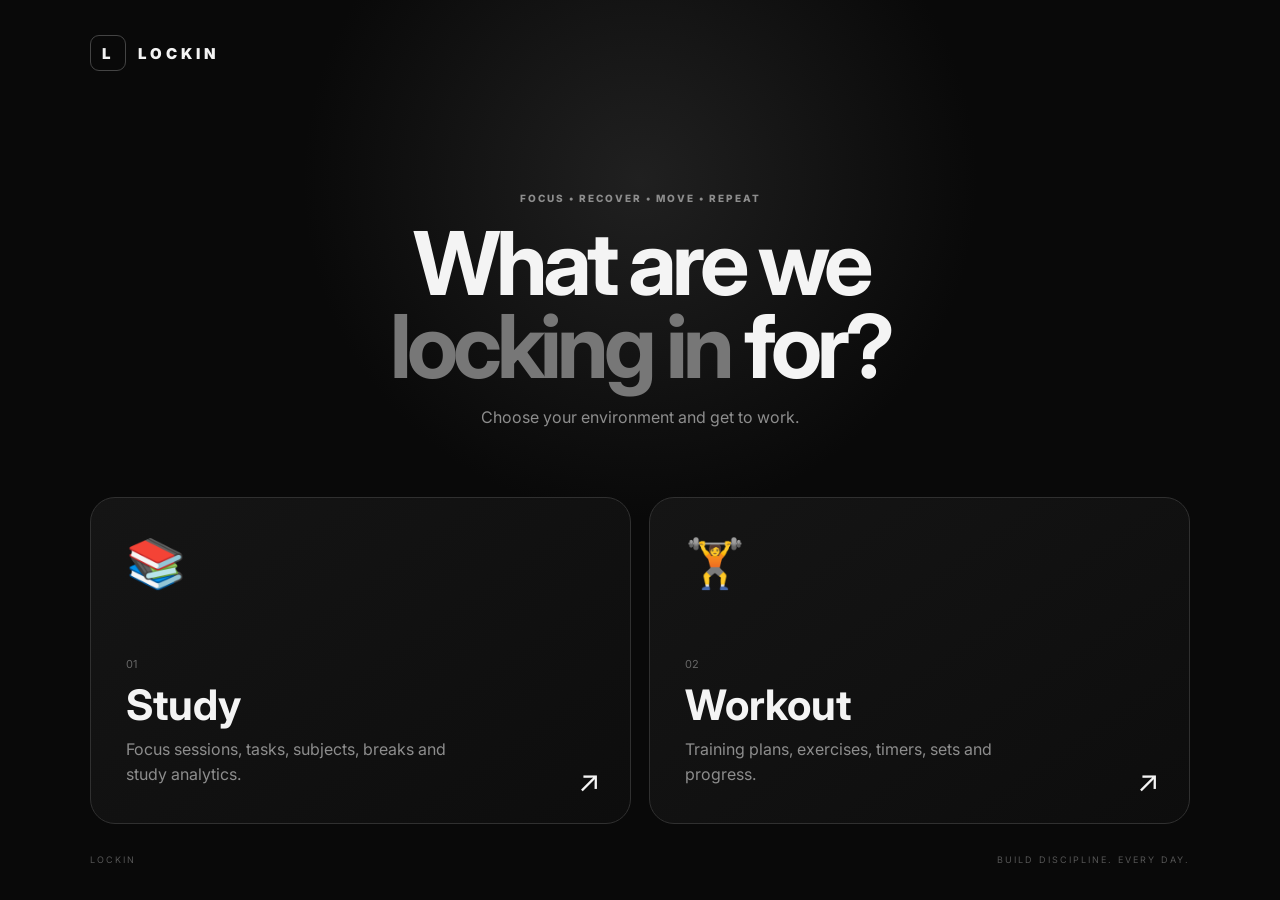
<file: index.html>
<!DOCTYPE html>
<html lang="en">
<head>
    <meta charset="UTF-8">
    <meta name="viewport" content="width=device-width, initial-scale=1.0">
    <title>LOCKIN</title>
    <link rel="stylesheet" href="style.css">
</head>

<body class="landing-page">

    <main class="landing">

        <div class="brand">
            <div class="brand-mark">L</div>
            <span>LOCKIN</span>
        </div>

        <section class="hero">
            <p class="eyebrow">FOCUS • RECOVER • MOVE • REPEAT</p>

            <h1>What are we<br><span>locking in</span> for?</h1>

            <p class="hero-text">
                Choose your environment and get to work.
            </p>
        </section>

        <section class="mode-grid">

            <a href="study.html" target="_blank" class="mode-card study-card">
                <div class="mode-icon">📚</div>

                <div class="mode-content">
                    <span class="mode-number">01</span>
                    <h2>Study</h2>
                    <p>
                        Focus sessions, tasks, subjects,
                        breaks and study analytics.
                    </p>
                </div>

                <span class="mode-arrow">↗</span>
            </a>

            <a href="workout.html" target="_blank" class="mode-card workout-card">
                <div class="mode-icon">🏋️</div>

                <div class="mode-content">
                    <span class="mode-number">02</span>
                    <h2>Workout</h2>
                    <p>
                        Training plans, exercises,
                        timers, sets and progress.
                    </p>
                </div>

                <span class="mode-arrow">↗</span>
            </a>

        </section>

        <footer class="landing-footer">
            <span>LOCKIN</span>
            <span>BUILD DISCIPLINE. EVERY DAY.</span>
        </footer>

    </main>

</body>
</html>
</file>
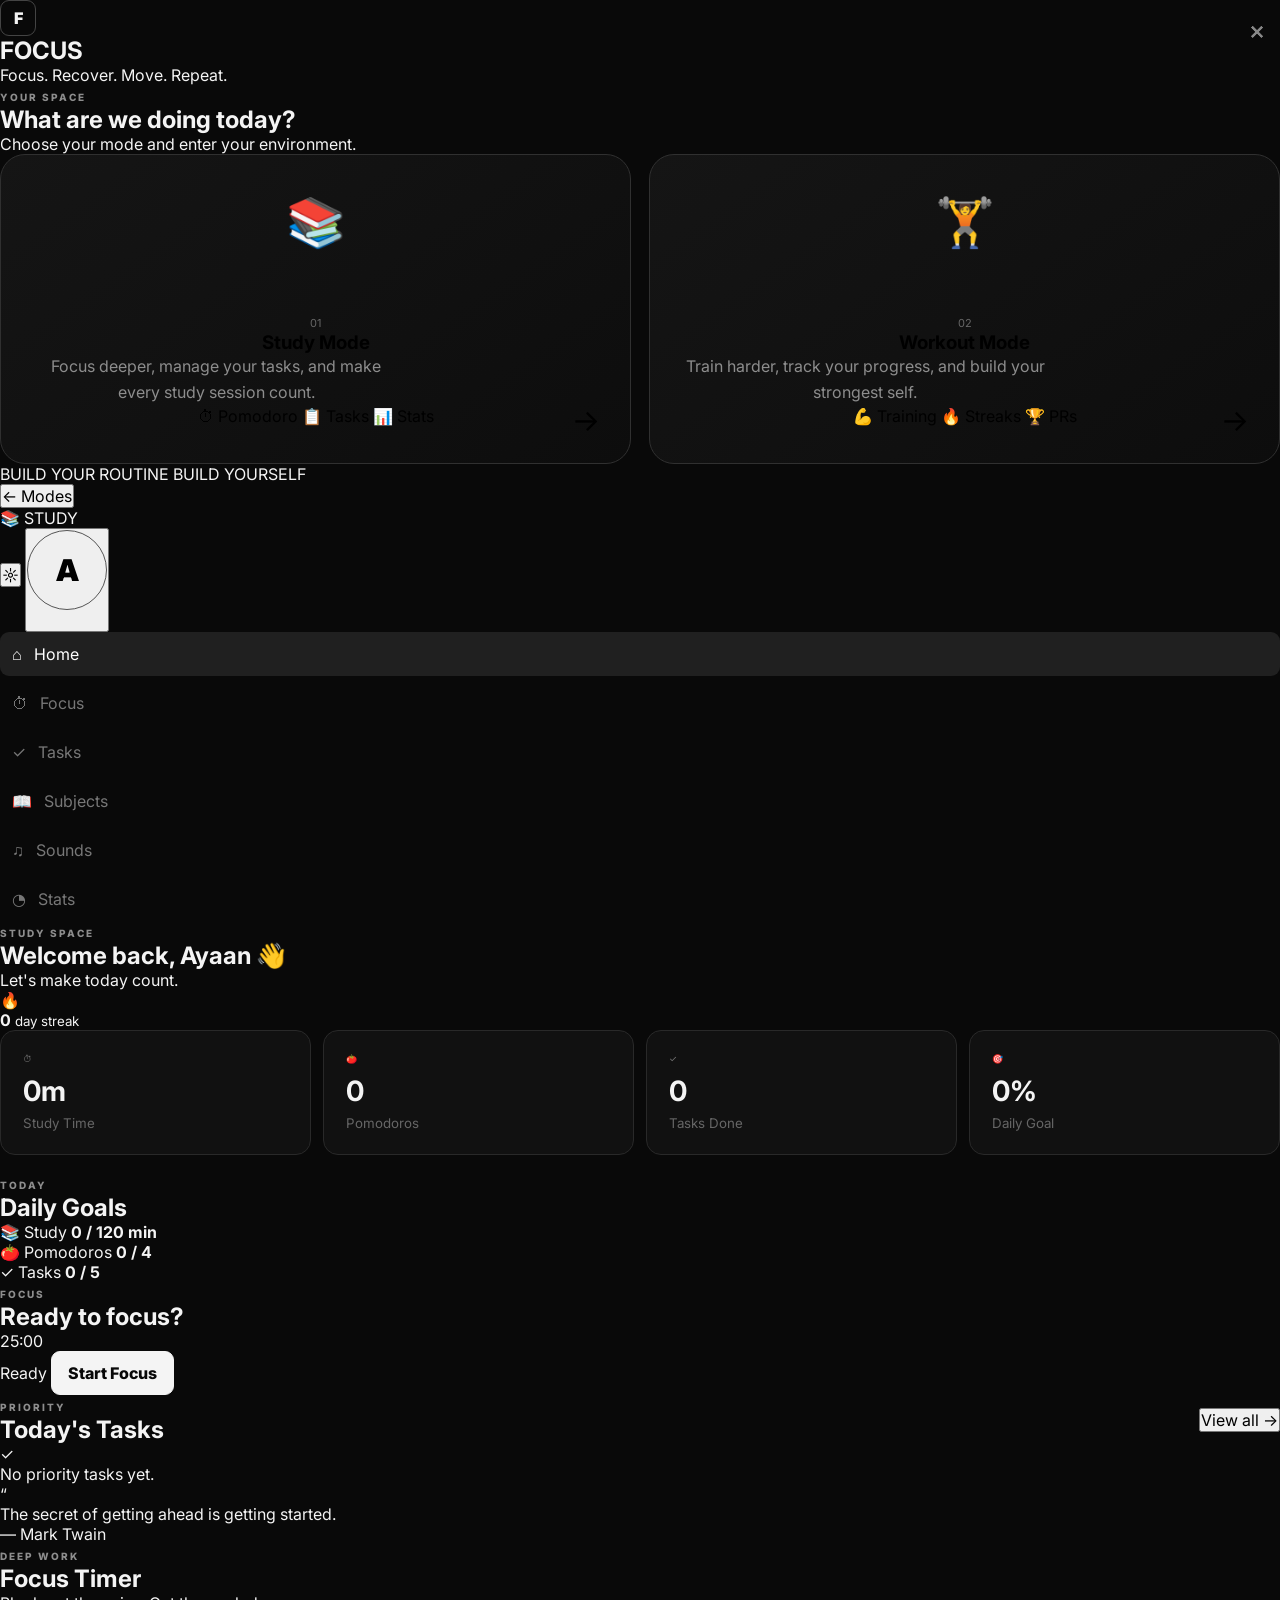
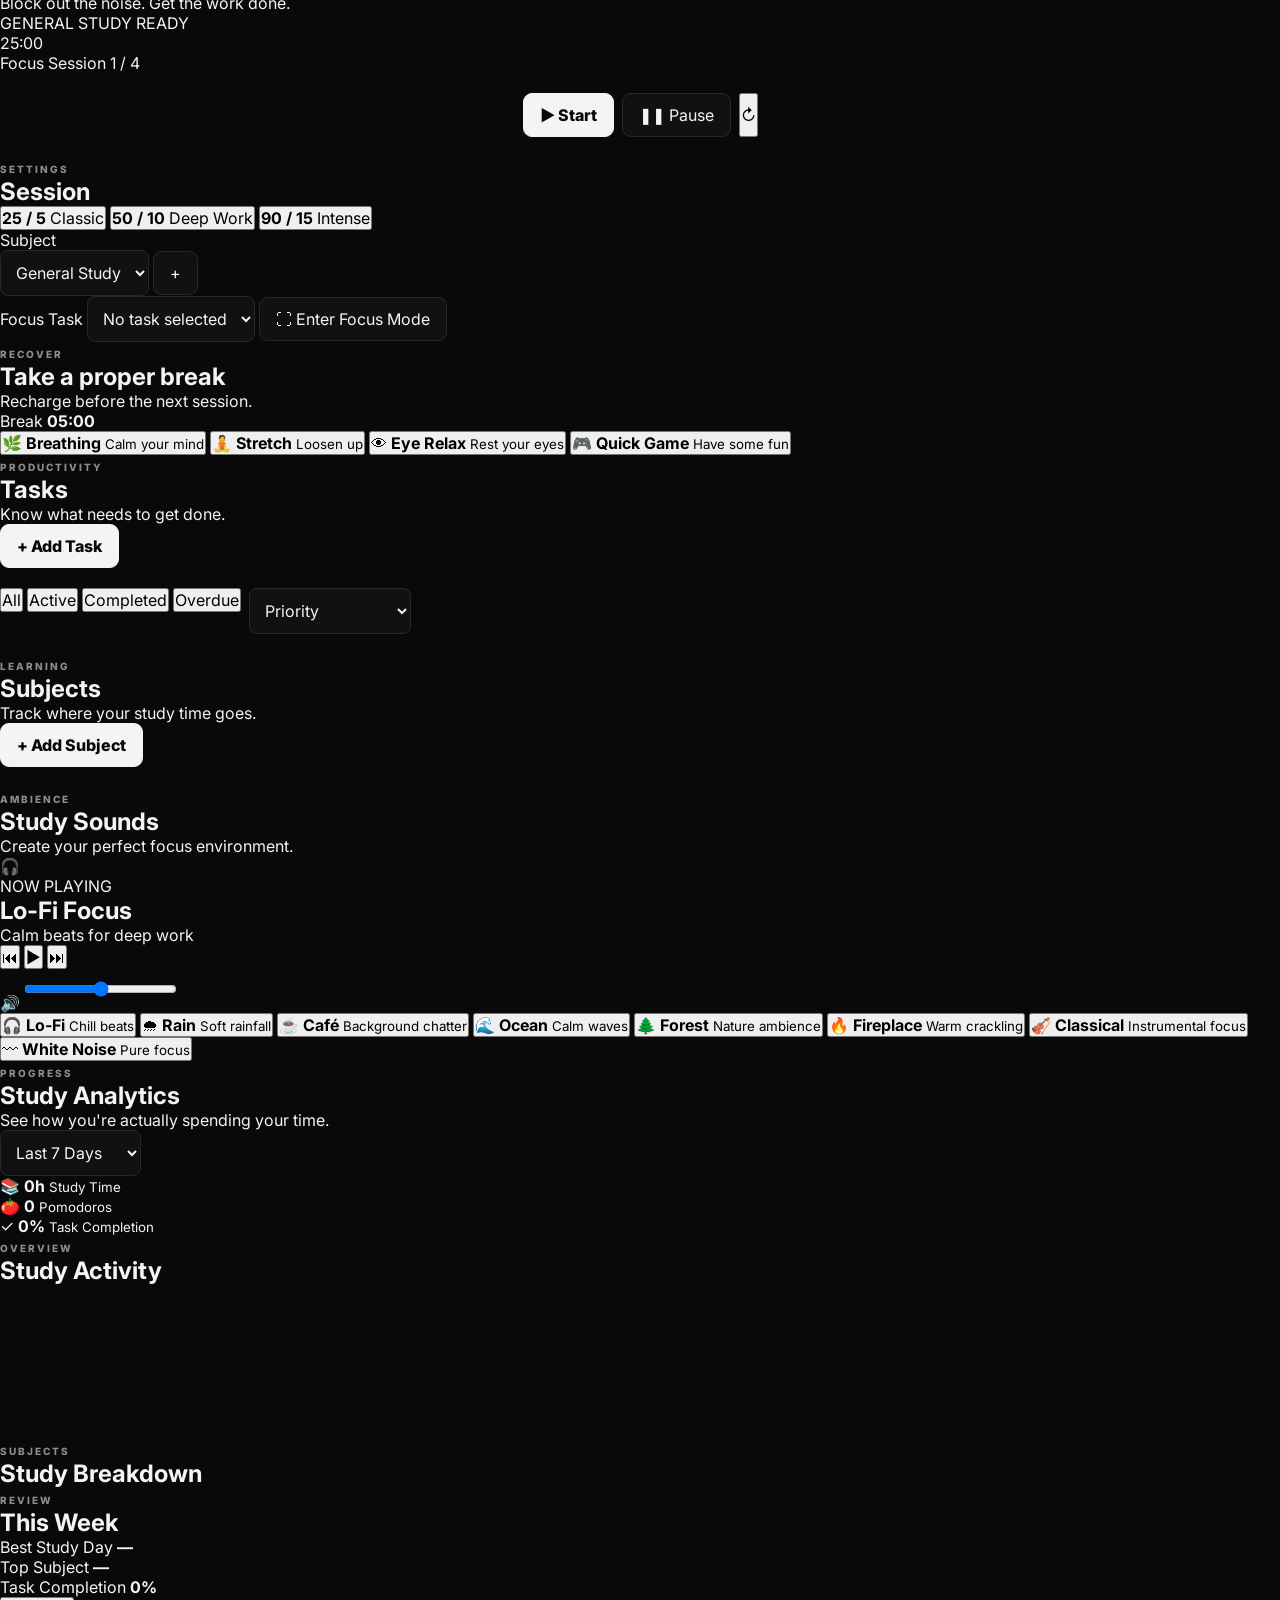
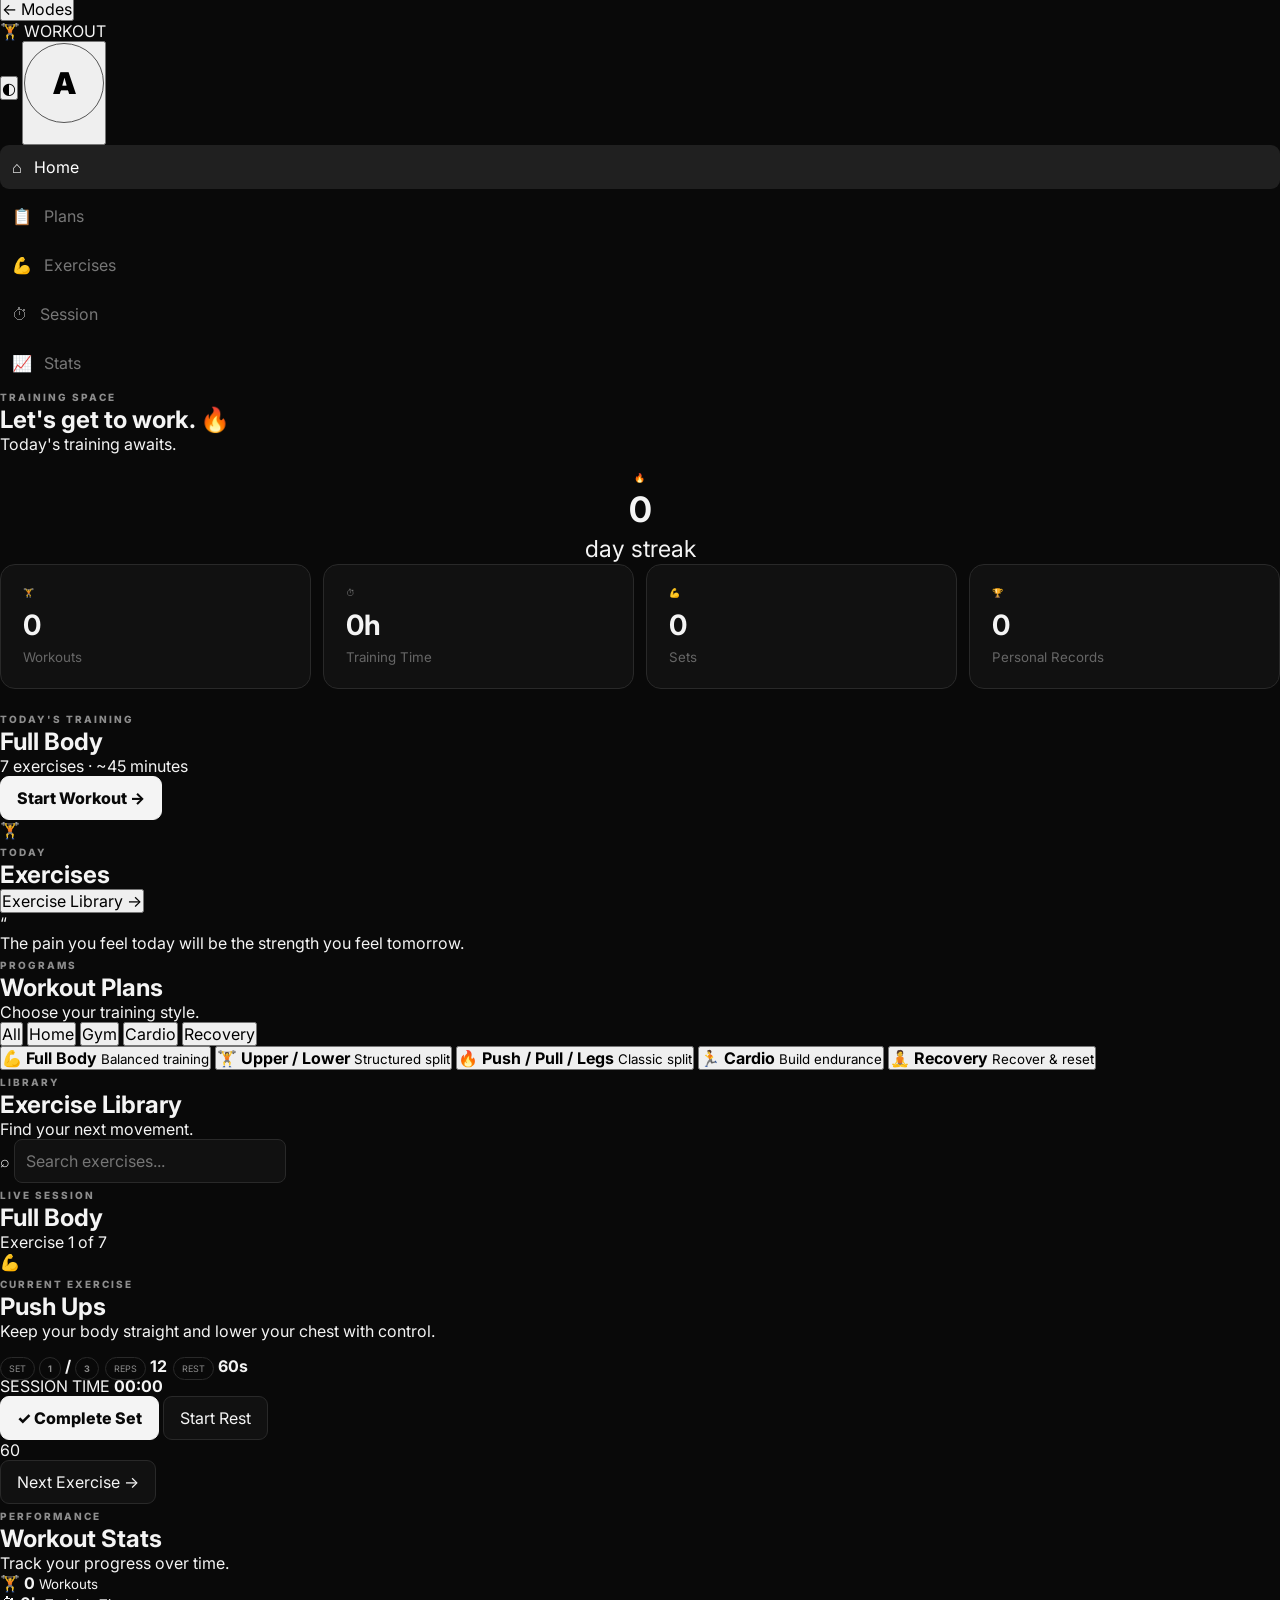
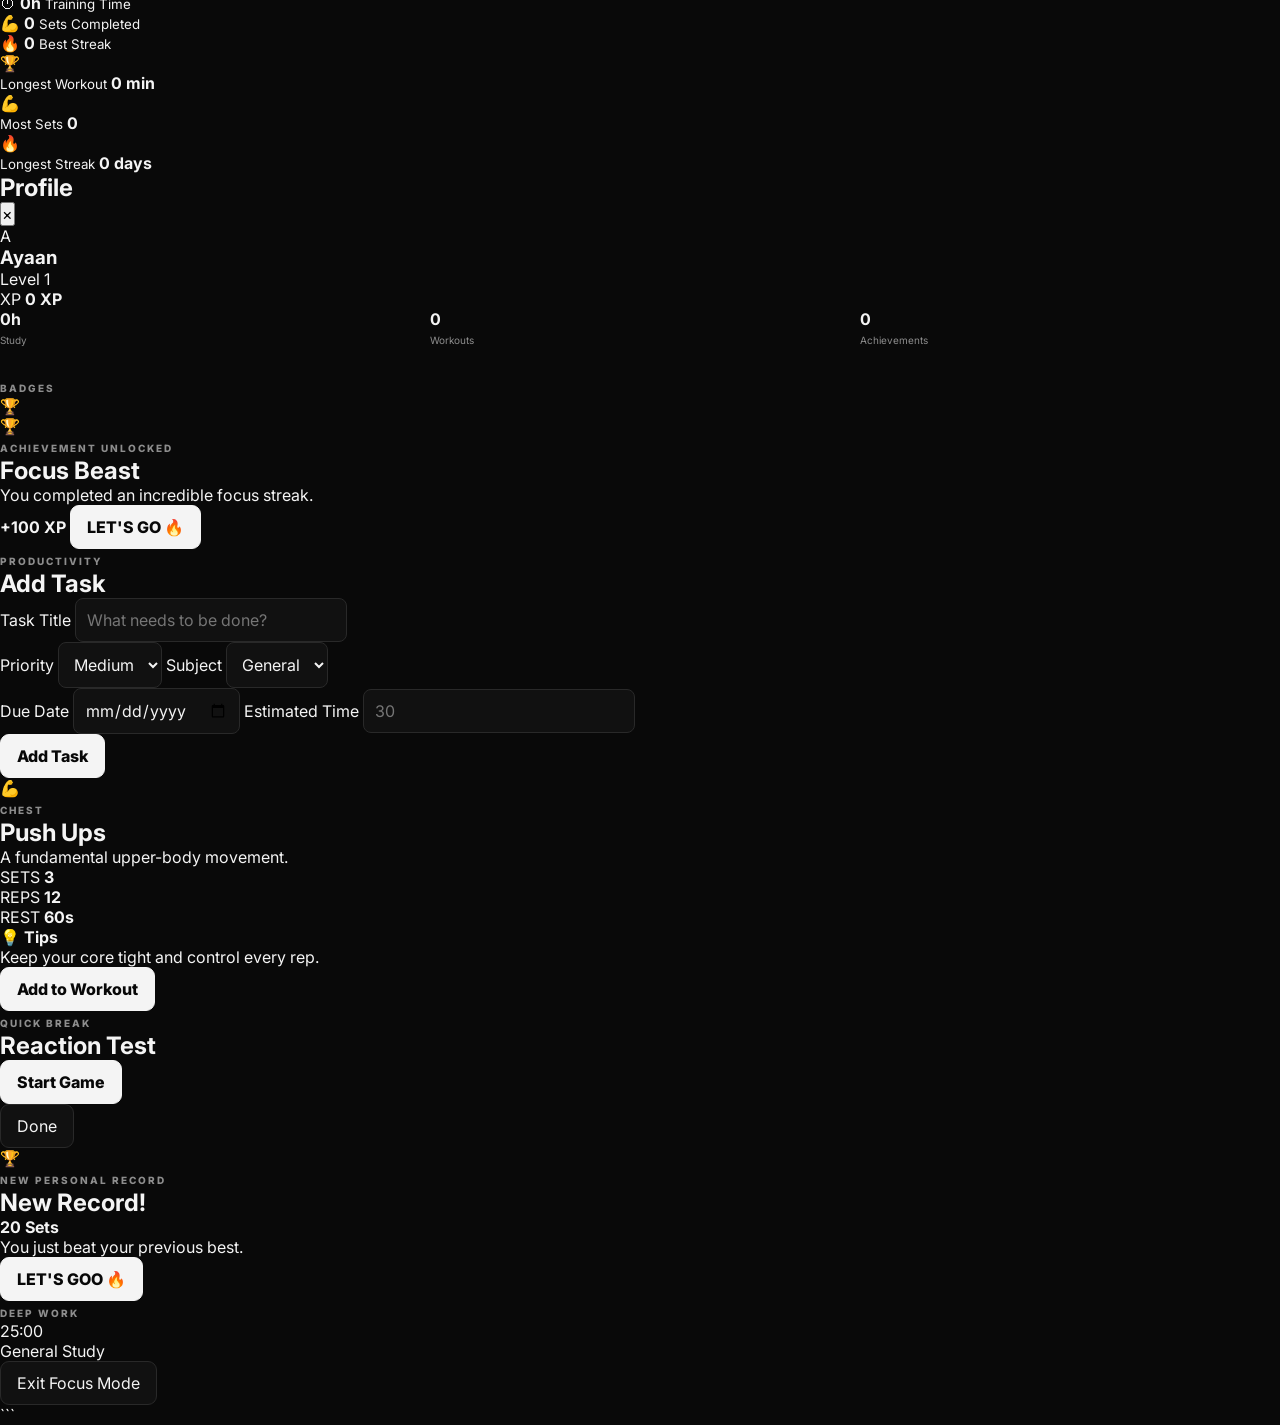
<file: INDEX.html>
<!DOCTYPE html>
<html lang="en">
<head>
    <meta charset="UTF-8">
    <meta name="viewport" content="width=device-width, initial-scale=1.0">

    <meta
        name="description"
        content="FOCUS — A personal study and workout companion."
    >

    <title>FOCUS — Study. Train. Grow.</title>

    <link rel="stylesheet" href="style.css">
</head>

<body>

    <!-- =========================================================
         APP
    ========================================================== -->

    <div id="app">

        <!-- =====================================================
             MODE SELECTION
        ====================================================== -->

        <main id="modeSelection" class="screen active-screen">

            <div class="mode-background">
                <div class="ambient-orb orb-one"></div>
                <div class="ambient-orb orb-two"></div>
                <div class="ambient-orb orb-three"></div>
            </div>

            <section class="mode-content">

                <div class="brand-area">
                    <div class="brand-mark">F</div>

                    <h1>FOCUS</h1>

                    <p class="brand-tagline">
                        Focus. Recover. Move. Repeat.
                    </p>
                </div>

                <div class="mode-heading">
                    <span class="eyebrow">YOUR SPACE</span>

                    <h2>
                        What are we
                        <span>doing today?</span>
                    </h2>

                    <p>
                        Choose your mode and enter your environment.
                    </p>
                </div>

                <div class="mode-grid">

                    <!-- STUDY MODE -->

                    <button
                        class="mode-card study-mode-card"
                        id="enterStudyMode"
                        type="button"
                    >

                        <div class="mode-card-glow"></div>

                        <div class="mode-icon-wrapper">
                            <div class="mode-icon">📚</div>
                        </div>

                        <div class="mode-card-content">

                            <span class="mode-number">01</span>

                            <h3>Study Mode</h3>

                            <p>
                                Focus deeper, manage your tasks,
                                and make every study session count.
                            </p>

                            <div class="mode-features">
                                <span>⏱ Pomodoro</span>
                                <span>📋 Tasks</span>
                                <span>📊 Stats</span>
                            </div>

                        </div>

                        <div class="mode-arrow">
                            →
                        </div>

                    </button>


                    <!-- WORKOUT MODE -->

                    <button
                        class="mode-card workout-mode-card"
                        id="enterWorkoutMode"
                        type="button"
                    >

                        <div class="mode-card-glow"></div>

                        <div class="mode-icon-wrapper">
                            <div class="mode-icon">🏋️</div>
                        </div>

                        <div class="mode-card-content">

                            <span class="mode-number">02</span>

                            <h3>Workout Mode</h3>

                            <p>
                                Train harder, track your progress,
                                and build your strongest self.
                            </p>

                            <div class="mode-features">
                                <span>💪 Training</span>
                                <span>🔥 Streaks</span>
                                <span>🏆 PRs</span>
                            </div>

                        </div>

                        <div class="mode-arrow">
                            →
                        </div>

                    </button>

                </div>

                <div class="mode-footer">
                    <span>BUILD YOUR ROUTINE</span>
                    <span class="footer-dot"></span>
                    <span>BUILD YOURSELF</span>
                </div>

            </section>

        </main>


        <!-- =====================================================
             STUDY APPLICATION
        ====================================================== -->

        <main id="studyApp" class="app-screen study-environment">

            <!-- STUDY HEADER -->

            <header class="app-header study-header">

                <button
                    id="studyBackButton"
                    class="back-button"
                    type="button"
                >
                    <span>←</span>
                    <span>Modes</span>
                </button>

                <div class="app-brand">
                    <span class="app-brand-icon">📚</span>
                    <span>STUDY</span>
                </div>

                <div class="header-actions">

                    <button
                        id="studyThemeToggle"
                        class="icon-button"
                        type="button"
                        aria-label="Toggle study theme"
                    >
                        ☼
                    </button>

                    <button
                        id="studyProfileButton"
                        class="profile-button"
                        type="button"
                    >
                        <span class="profile-avatar">A</span>
                    </button>

                </div>

            </header>


            <!-- STUDY NAVIGATION -->

            <nav class="mode-navigation study-navigation">

                <button
                    class="nav-item active"
                    data-study-page="study-dashboard"
                    type="button"
                >
                    <span>⌂</span>
                    <span>Home</span>
                </button>

                <button
                    class="nav-item"
                    data-study-page="study-focus"
                    type="button"
                >
                    <span>⏱</span>
                    <span>Focus</span>
                </button>

                <button
                    class="nav-item"
                    data-study-page="study-tasks"
                    type="button"
                >
                    <span>✓</span>
                    <span>Tasks</span>
                </button>

                <button
                    class="nav-item"
                    data-study-page="study-subjects"
                    type="button"
                >
                    <span>📖</span>
                    <span>Subjects</span>
                </button>

                <button
                    class="nav-item"
                    data-study-page="study-sounds"
                    type="button"
                >
                    <span>♫</span>
                    <span>Sounds</span>
                </button>

                <button
                    class="nav-item"
                    data-study-page="study-analytics"
                    type="button"
                >
                    <span>◔</span>
                    <span>Stats</span>
                </button>

            </nav>


            <!-- STUDY CONTENT -->

            <div class="app-content">

                <!-- ================= STUDY DASHBOARD ================= -->

                <section
                    id="study-dashboard"
                    class="internal-page active-page"
                >

                    <div class="page-heading">

                        <div>
                            <span class="eyebrow">STUDY SPACE</span>

                            <h1>
                                Welcome back,
                                <span id="studyGreeting">Ayaan</span> 👋
                            </h1>

                            <p id="studyCurrentDate">
                                Let's make today count.
                            </p>
                        </div>

                        <div class="daily-streak">
                            <span>🔥</span>

                            <div>
                                <strong id="studyStreak">0</strong>
                                <small>day streak</small>
                            </div>
                        </div>

                    </div>


                    <!-- STUDY STATS -->

                    <div class="stats-grid study-stats">

                        <article class="stat-card">
                            <span class="stat-icon">⏱</span>

                            <div>
                                <strong id="studyTodayTime">
                                    0m
                                </strong>

                                <small>
                                    Study Time
                                </small>
                            </div>
                        </article>

                        <article class="stat-card">
                            <span class="stat-icon">🍅</span>

                            <div>
                                <strong id="studyPomodoros">
                                    0
                                </strong>

                                <small>
                                    Pomodoros
                                </small>
                            </div>
                        </article>

                        <article class="stat-card">
                            <span class="stat-icon">✓</span>

                            <div>
                                <strong id="studyTasksCompleted">
                                    0
                                </strong>

                                <small>
                                    Tasks Done
                                </small>
                            </div>
                        </article>

                        <article class="stat-card">
                            <span class="stat-icon">🎯</span>

                            <div>
                                <strong id="studyDailyProgress">
                                    0%
                                </strong>

                                <small>
                                    Daily Goal
                                </small>
                            </div>
                        </article>

                    </div>


                    <!-- STUDY GOALS -->

                    <section class="content-section">

                        <div class="section-heading">
                            <div>
                                <span class="eyebrow">TODAY</span>
                                <h2>Daily Goals</h2>
                            </div>
                        </div>

                        <div class="goal-grid">

                            <article class="goal-card">

                                <div class="goal-top">
                                    <span>📚 Study</span>
                                    <strong id="studyGoalText">
                                        0 / 120 min
                                    </strong>
                                </div>

                                <div class="progress-track">
                                    <div
                                        id="studyGoalProgress"
                                        class="progress-fill"
                                    ></div>
                                </div>

                            </article>


                            <article class="goal-card">

                                <div class="goal-top">
                                    <span>🍅 Pomodoros</span>
                                    <strong id="pomodoroGoalText">
                                        0 / 4
                                    </strong>
                                </div>

                                <div class="progress-track">
                                    <div
                                        id="pomodoroGoalProgress"
                                        class="progress-fill"
                                    ></div>
                                </div>

                            </article>


                            <article class="goal-card">

                                <div class="goal-top">
                                    <span>✓ Tasks</span>
                                    <strong id="studyTaskGoalText">
                                        0 / 5
                                    </strong>
                                </div>

                                <div class="progress-track">
                                    <div
                                        id="studyTaskGoalProgress"
                                        class="progress-fill"
                                    ></div>
                                </div>

                            </article>

                        </div>

                    </section>


                    <!-- FOCUS + TASKS -->

                    <div class="dashboard-columns">

                        <section class="dashboard-panel focus-preview">

                            <div class="panel-heading">
                                <div>
                                    <span class="eyebrow">FOCUS</span>
                                    <h2>Ready to focus?</h2>
                                </div>
                            </div>

                            <div class="mini-timer">

                                <div
                                    id="studyMiniTimer"
                                    class="mini-timer-display"
                                >
                                    25:00
                                </div>

                                <span id="studyMiniTimerStatus">
                                    Ready
                                </span>

                                <button
                                    id="startMiniPomodoro"
                                    class="primary-button"
                                    type="button"
                                >
                                    Start Focus
                                </button>

                            </div>

                        </section>


                        <section class="dashboard-panel priority-panel">

                            <div class="panel-heading">

                                <div>
                                    <span class="eyebrow">PRIORITY</span>
                                    <h2>Today's Tasks</h2>
                                </div>

                                <button
                                    class="text-button"
                                    data-study-page="study-tasks"
                                    type="button"
                                >
                                    View all →
                                </button>

                            </div>

                            <div
                                id="studyPriorityTasks"
                                class="priority-list"
                            >
                                <div class="empty-state">
                                    <span>✓</span>
                                    <p>No priority tasks yet.</p>
                                </div>
                            </div>

                        </section>

                    </div>


                    <!-- QUOTE -->

                    <section class="quote-card study-quote-card">

                        <span class="quote-mark">“</span>

                        <p id="studyDailyQuote">
                            The secret of getting ahead is getting started.
                        </p>

                        <span class="quote-author">
                            — Mark Twain
                        </span>

                    </section>

                </section>


                <!-- ================= FOCUS PAGE ================= -->

                <section
                    id="study-focus"
                    class="internal-page"
                >

                    <div class="page-heading compact-heading">

                        <div>
                            <span class="eyebrow">DEEP WORK</span>
                            <h1>Focus Timer</h1>
                            <p>Block out the noise. Get the work done.</p>
                        </div>

                    </div>


                    <div class="focus-layout">

                        <section class="focus-timer-card">

                            <div class="timer-top">

                                <span id="timerSubjectLabel">
                                    GENERAL STUDY
                                </span>

                                <span id="timerStatus">
                                    READY
                                </span>

                            </div>

                            <div
                                id="pomodoroTimer"
                                class="pomodoro-timer"
                            >
                                25:00
                            </div>

                            <div class="timer-mode">
                                <span id="currentSession">
                                    Focus Session 1
                                </span>

                                <span>
                                    /
                                    <span id="sessionsTarget">
                                        4
                                    </span>
                                </span>
                            </div>

                            <div class="timer-controls">

                                <button
                                    id="startPomodoro"
                                    class="primary-button large-button"
                                    type="button"
                                >
                                    ▶ Start
                                </button>

                                <button
                                    id="pausePomodoro"
                                    class="secondary-button"
                                    type="button"
                                >
                                    ❚❚ Pause
                                </button>

                                <button
                                    id="resetPomodoro"
                                    class="icon-button"
                                    type="button"
                                >
                                    ↻
                                </button>

                            </div>

                        </section>


                        <aside class="focus-settings-card">

                            <div class="panel-heading">
                                <div>
                                    <span class="eyebrow">SETTINGS</span>
                                    <h2>Session</h2>
                                </div>
                            </div>

                            <div class="timer-presets">

                                <button
                                    class="timer-preset active"
                                    data-focus="25"
                                    data-break="5"
                                    type="button"
                                >
                                    <strong>25 / 5</strong>
                                    <span>Classic</span>
                                </button>

                                <button
                                    class="timer-preset"
                                    data-focus="50"
                                    data-break="10"
                                    type="button"
                                >
                                    <strong>50 / 10</strong>
                                    <span>Deep Work</span>
                                </button>

                                <button
                                    class="timer-preset"
                                    data-focus="90"
                                    data-break="15"
                                    type="button"
                                >
                                    <strong>90 / 15</strong>
                                    <span>Intense</span>
                                </button>

                            </div>


                            <label class="field-label">
                                Subject
                            </label>

                            <div class="inline-field">

                                <select id="subjectSelect">
                                    <option value="General">
                                        General Study
                                    </option>
                                </select>

                                <button
                                    id="addSubject"
                                    class="small-button"
                                    type="button"
                                >
                                    +
                                </button>

                            </div>


                            <label class="field-label">
                                Focus Task
                            </label>

                            <select id="pomodoroTask">
                                <option value="">
                                    No task selected
                                </option>
                            </select>


                            <button
                                id="focusModeButton"
                                class="secondary-button full-button"
                                type="button"
                            >
                                ⛶ Enter Focus Mode
                            </button>

                        </aside>

                    </div>


                    <!-- BREAK SYSTEM -->

                    <section class="break-section">

                        <div class="section-heading">
                            <div>
                                <span class="eyebrow">RECOVER</span>
                                <h2>Take a proper break</h2>
                                <p>
                                    Recharge before the next session.
                                </p>
                            </div>

                            <div class="break-countdown">
                                <span>Break</span>
                                <strong id="breakTimer">05:00</strong>
                            </div>
                        </div>


                        <div class="break-grid">

                            <button
                                class="break-card"
                                data-break="breathing"
                                type="button"
                            >
                                <span class="break-icon">🌿</span>
                                <strong>Breathing</strong>
                                <small>Calm your mind</small>
                            </button>

                            <button
                                class="break-card"
                                data-break="stretch"
                                type="button"
                            >
                                <span class="break-icon">🧘</span>
                                <strong>Stretch</strong>
                                <small>Loosen up</small>
                            </button>

                            <button
                                class="break-card"
                                data-break="eye"
                                type="button"
                            >
                                <span class="break-icon">👁</span>
                                <strong>Eye Relax</strong>
                                <small>Rest your eyes</small>
                            </button>

                            <button
                                class="break-card"
                                data-break="game"
                                type="button"
                            >
                                <span class="break-icon">🎮</span>
                                <strong>Quick Game</strong>
                                <small>Have some fun</small>
                            </button>

                        </div>

                    </section>

                </section>


                <!-- ================= TASKS ================= -->

                <section
                    id="study-tasks"
                    class="internal-page"
                >

                    <div class="page-heading">

                        <div>
                            <span class="eyebrow">PRODUCTIVITY</span>
                            <h1>Tasks</h1>
                            <p>Know what needs to get done.</p>
                        </div>

                        <button
                            id="addTaskButton"
                            class="primary-button"
                            type="button"
                        >
                            + Add Task
                        </button>

                    </div>


                    <div class="task-toolbar">

                        <div class="task-filters">

                            <button
                                class="filter-btn active"
                                data-filter="all"
                                type="button"
                            >
                                All
                            </button>

                            <button
                                class="filter-btn"
                                data-filter="active"
                                type="button"
                            >
                                Active
                            </button>

                            <button
                                class="filter-btn"
                                data-filter="completed"
                                type="button"
                            >
                                Completed
                            </button>

                            <button
                                class="filter-btn"
                                data-filter="overdue"
                                type="button"
                            >
                                Overdue
                            </button>

                        </div>

                        <select id="taskSort">
                            <option value="priority">
                                Priority
                            </option>

                            <option value="due">
                                Due Date
                            </option>

                            <option value="created">
                                Recently Added
                            </option>
                        </select>

                    </div>


                    <div
                        id="taskList"
                        class="task-list"
                    ></div>

                </section>


                <!-- ================= SUBJECTS ================= -->

                <section
                    id="study-subjects"
                    class="internal-page"
                >

                    <div class="page-heading">

                        <div>
                            <span class="eyebrow">LEARNING</span>
                            <h1>Subjects</h1>
                            <p>Track where your study time goes.</p>
                        </div>

                        <button
                            id="addSubjectFromSubjects"
                            class="primary-button"
                            type="button"
                        >
                            + Add Subject
                        </button>

                    </div>


                    <div
                        id="subjectGrid"
                        class="subject-grid"
                    ></div>

                </section>


                <!-- ================= SOUNDS ================= -->

                <section
                    id="study-sounds"
                    class="internal-page"
                >

                    <div class="page-heading">

                        <div>
                            <span class="eyebrow">AMBIENCE</span>
                            <h1>Study Sounds</h1>
                            <p>Create your perfect focus environment.</p>
                        </div>

                    </div>


                    <div class="music-player">

                        <div class="music-cover">
                            🎧
                        </div>

                        <div class="music-info">

                            <span>NOW PLAYING</span>

                            <h2 id="currentTrack">
                                Lo-Fi Focus
                            </h2>

                            <p>
                                Calm beats for deep work
                            </p>

                            <div class="music-progress">
                                <div
                                    id="musicProgress"
                                    class="music-progress-fill"
                                ></div>
                            </div>

                        </div>

                        <div class="music-controls">

                            <button
                                id="previousTrack"
                                type="button"
                            >
                                ⏮
                            </button>

                            <button
                                id="musicPlay"
                                class="music-play"
                                type="button"
                            >
                                ▶
                            </button>

                            <button
                                id="nextTrack"
                                type="button"
                            >
                                ⏭
                            </button>

                        </div>

                        <div class="volume-control">
                            <span>🔊</span>

                            <input
                                id="musicVolume"
                                type="range"
                                min="0"
                                max="100"
                                value="50"
                            >
                        </div>

                    </div>


                    <div class="sound-grid">

                        <button
                            class="sound-option active"
                            data-sound="lofi"
                            type="button"
                        >
                            <span>🎧</span>
                            <strong>Lo-Fi</strong>
                            <small>Chill beats</small>
                        </button>

                        <button
                            class="sound-option"
                            data-sound="rain"
                            type="button"
                        >
                            <span>🌧</span>
                            <strong>Rain</strong>
                            <small>Soft rainfall</small>
                        </button>

                        <button
                            class="sound-option"
                            data-sound="cafe"
                            type="button"
                        >
                            <span>☕</span>
                            <strong>Café</strong>
                            <small>Background chatter</small>
                        </button>

                        <button
                            class="sound-option"
                            data-sound="ocean"
                            type="button"
                        >
                            <span>🌊</span>
                            <strong>Ocean</strong>
                            <small>Calm waves</small>
                        </button>

                        <button
                            class="sound-option"
                            data-sound="forest"
                            type="button"
                        >
                            <span>🌲</span>
                            <strong>Forest</strong>
                            <small>Nature ambience</small>
                        </button>

                        <button
                            class="sound-option"
                            data-sound="fireplace"
                            type="button"
                        >
                            <span>🔥</span>
                            <strong>Fireplace</strong>
                            <small>Warm crackling</small>
                        </button>

                        <button
                            class="sound-option"
                            data-sound="classical"
                            type="button"
                        >
                            <span>🎻</span>
                            <strong>Classical</strong>
                            <small>Instrumental focus</small>
                        </button>

                        <button
                            class="sound-option"
                            data-sound="white-noise"
                            type="button"
                        >
                            <span>〰</span>
                            <strong>White Noise</strong>
                            <small>Pure focus</small>
                        </button>

                    </div>

                </section>


                <!-- ================= STUDY ANALYTICS ================= -->

                <section
                    id="study-analytics"
                    class="internal-page"
                >

                    <div class="page-heading">

                        <div>
                            <span class="eyebrow">PROGRESS</span>
                            <h1>Study Analytics</h1>
                            <p>See how you're actually spending your time.</p>
                        </div>

                        <select id="studyChartRange">
                            <option value="7">Last 7 Days</option>
                            <option value="30">Last 30 Days</option>
                            <option value="90">Last 90 Days</option>
                        </select>

                    </div>


                    <div class="analytics-stat-grid">

                        <article class="analytics-stat">
                            <span>📚</span>
                            <strong id="analyticsStudyTime">0h</strong>
                            <small>Study Time</small>
                        </article>

                        <article class="analytics-stat">
                            <span>🍅</span>
                            <strong id="analyticsPomodoros">0</strong>
                            <small>Pomodoros</small>
                        </article>

                        <article class="analytics-stat">
                            <span>✓</span>
                            <strong id="analyticsTasks">0%</strong>
                            <small>Task Completion</small>
                        </article>

                    </div>


                    <section class="analytics-panel">

                        <div class="panel-heading">
                            <div>
                                <span class="eyebrow">OVERVIEW</span>
                                <h2>Study Activity</h2>
                            </div>
                        </div>

                        <canvas
                            id="studyChart"
                            aria-label="Study activity chart"
                        ></canvas>

                    </section>


                    <div class="analytics-columns">

                        <section class="analytics-panel">

                            <div class="panel-heading">
                                <div>
                                    <span class="eyebrow">SUBJECTS</span>
                                    <h2>Study Breakdown</h2>
                                </div>
                            </div>

                            <div
                                id="analyticsSubjectList"
                                class="analytics-list"
                            ></div>

                        </section>


                        <section class="analytics-panel">

                            <div class="panel-heading">
                                <div>
                                    <span class="eyebrow">REVIEW</span>
                                    <h2>This Week</h2>
                                </div>
                            </div>

                            <div class="review-list">

                                <div>
                                    <span>Best Study Day</span>
                                    <strong id="bestStudyDay">—</strong>
                                </div>

                                <div>
                                    <span>Top Subject</span>
                                    <strong id="topSubject">—</strong>
                                </div>

                                <div>
                                    <span>Task Completion</span>
                                    <strong id="taskCompletionRate">0%</strong>
                                </div>

                            </div>

                        </section>

                    </div>

                </section>

            </div>

        </main>


        <!-- =====================================================
             WORKOUT APPLICATION
        ====================================================== -->

        <main id="workoutApp" class="app-screen workout-environment">

            <!-- WORKOUT HEADER -->

            <header class="app-header workout-header">

                <button
                    id="workoutBackButton"
                    class="back-button"
                    type="button"
                >
                    <span>←</span>
                    <span>Modes</span>
                </button>

                <div class="app-brand">
                    <span class="app-brand-icon">🏋️</span>
                    <span>WORKOUT</span>
                </div>

                <div class="header-actions">

                    <button
                        id="workoutThemeToggle"
                        class="icon-button"
                        type="button"
                        aria-label="Toggle workout theme"
                    >
                        ◐
                    </button>

                    <button
                        id="workoutProfileButton"
                        class="profile-button"
                        type="button"
                    >
                        <span class="profile-avatar">A</span>
                    </button>

                </div>

            </header>


            <!-- WORKOUT NAV -->

            <nav class="mode-navigation workout-navigation">

                <button
                    class="nav-item active"
                    data-workout-page="workout-dashboard"
                    type="button"
                >
                    <span>⌂</span>
                    <span>Home</span>
                </button>

                <button
                    class="nav-item"
                    data-workout-page="workout-plans"
                    type="button"
                >
                    <span>📋</span>
                    <span>Plans</span>
                </button>

                <button
                    class="nav-item"
                    data-workout-page="workout-exercises"
                    type="button"
                >
                    <span>💪</span>
                    <span>Exercises</span>
                </button>

                <button
                    class="nav-item"
                    data-workout-page="workout-session"
                    type="button"
                >
                    <span>⏱</span>
                    <span>Session</span>
                </button>

                <button
                    class="nav-item"
                    data-workout-page="workout-stats"
                    type="button"
                >
                    <span>📈</span>
                    <span>Stats</span>
                </button>

            </nav>


            <!-- WORKOUT CONTENT -->

            <div class="app-content">

                <!-- ================= WORKOUT DASHBOARD ================= -->

                <section
                    id="workout-dashboard"
                    class="internal-page active-page"
                >

                    <div class="page-heading">

                        <div>
                            <span class="eyebrow">TRAINING SPACE</span>

                            <h1>
                                Let's get to work. 🔥
                            </h1>

                            <p id="workoutDate">
                                Today's training awaits.
                            </p>
                        </div>

                        <div class="daily-streak workout-streak">

                            <span>🔥</span>

                            <div>
                                <strong id="workoutStreak">0</strong>
                                <small>day streak</small>
                            </div>

                        </div>

                    </div>


                    <!-- WORKOUT STATS -->

                    <div class="stats-grid workout-stats">

                        <article class="stat-card">
                            <span class="stat-icon">🏋️</span>

                            <div>
                                <strong id="workoutCount">0</strong>
                                <small>Workouts</small>
                            </div>
                        </article>

                        <article class="stat-card">
                            <span class="stat-icon">⏱</span>

                            <div>
                                <strong id="totalWorkoutTime">0h</strong>
                                <small>Training Time</small>
                            </div>
                        </article>

                        <article class="stat-card">
                            <span class="stat-icon">💪</span>

                            <div>
                                <strong id="totalSetsCompleted">0</strong>
                                <small>Sets</small>
                            </div>
                        </article>

                        <article class="stat-card">
                            <span class="stat-icon">🏆</span>

                            <div>
                                <strong id="workoutRecords">0</strong>
                                <small>Personal Records</small>
                            </div>
                        </article>

                    </div>


                    <!-- TODAY'S WORKOUT -->

                    <section class="featured-workout">

                        <div class="featured-workout-content">

                            <span class="eyebrow">
                                TODAY'S TRAINING
                            </span>

                            <h2 id="activeWorkoutName">
                                Full Body
                            </h2>

                            <p id="activeWorkoutMeta">
                                7 exercises · ~45 minutes
                            </p>

                            <button
                                id="startWorkout"
                                class="primary-button workout-primary-button"
                                type="button"
                            >
                                Start Workout →
                            </button>

                        </div>

                        <div class="featured-workout-icon">
                            🏋️
                        </div>

                    </section>


                    <!-- EXERCISES -->

                    <section class="content-section">

                        <div class="section-heading">

                            <div>
                                <span class="eyebrow">TODAY</span>
                                <h2>Exercises</h2>
                            </div>

                            <button
                                class="text-button"
                                data-workout-page="workout-exercises"
                                type="button"
                            >
                                Exercise Library →
                            </button>

                        </div>

                        <div
                            id="todayExerciseList"
                            class="exercise-preview-grid"
                        ></div>

                    </section>


                    <!-- WORKOUT QUOTE -->

                    <section class="quote-card workout-quote-card">

                        <span class="quote-mark">“</span>

                        <p id="workoutQuote">
                            The pain you feel today will be the strength
                            you feel tomorrow.
                        </p>

                    </section>

                </section>


                <!-- ================= WORKOUT PLANS ================= -->

                <section
                    id="workout-plans"
                    class="internal-page"
                >

                    <div class="page-heading">

                        <div>
                            <span class="eyebrow">PROGRAMS</span>
                            <h1>Workout Plans</h1>
                            <p>Choose your training style.</p>
                        </div>

                    </div>


                    <div class="plan-filter">

                        <button
                            class="plan-filter-btn active"
                            data-plan-filter="all"
                            type="button"
                        >
                            All
                        </button>

                        <button
                            class="plan-filter-btn"
                            data-plan-filter="home"
                            type="button"
                        >
                            Home
                        </button>

                        <button
                            class="plan-filter-btn"
                            data-plan-filter="gym"
                            type="button"
                        >
                            Gym
                        </button>

                        <button
                            class="plan-filter-btn"
                            data-plan-filter="cardio"
                            type="button"
                        >
                            Cardio
                        </button>

                        <button
                            class="plan-filter-btn"
                            data-plan-filter="recovery"
                            type="button"
                        >
                            Recovery
                        </button>

                    </div>


                    <div class="workout-plan-grid">

                        <button
                            class="workout-plan-option"
                            data-plan="full-body"
                            type="button"
                        >
                            <span>💪</span>
                            <strong>Full Body</strong>
                            <small>Balanced training</small>
                        </button>

                        <button
                            class="workout-plan-option"
                            data-plan="upper-lower"
                            type="button"
                        >
                            <span>🏋️</span>
                            <strong>Upper / Lower</strong>
                            <small>Structured split</small>
                        </button>

                        <button
                            class="workout-plan-option"
                            data-plan="ppl"
                            type="button"
                        >
                            <span>🔥</span>
                            <strong>Push / Pull / Legs</strong>
                            <small>Classic split</small>
                        </button>

                        <button
                            class="workout-plan-option"
                            data-plan="cardio"
                            type="button"
                        >
                            <span>🏃</span>
                            <strong>Cardio</strong>
                            <small>Build endurance</small>
                        </button>

                        <button
                            class="workout-plan-option"
                            data-plan="recovery"
                            type="button"
                        >
                            <span>🧘</span>
                            <strong>Recovery</strong>
                            <small>Recover & reset</small>
                        </button>

                    </div>

                </section>


                <!-- ================= EXERCISE LIBRARY ================= -->

                <section
                    id="workout-exercises"
                    class="internal-page"
                >

                    <div class="page-heading">

                        <div>
                            <span class="eyebrow">LIBRARY</span>
                            <h1>Exercise Library</h1>
                            <p>Find your next movement.</p>
                        </div>

                    </div>


                    <div class="exercise-search">

                        <span>⌕</span>

                        <input
                            id="exerciseSearch"
                            type="search"
                            placeholder="Search exercises..."
                        >

                    </div>


                    <div
                        id="exerciseLibrary"
                        class="exercise-library"
                    ></div>

                </section>


                <!-- ================= WORKOUT SESSION ================= -->

                <section
                    id="workout-session"
                    class="internal-page"
                >

                    <div class="page-heading compact-heading">

                        <div>
                            <span class="eyebrow">LIVE SESSION</span>
                            <h1 id="sessionWorkoutName">
                                Full Body
                            </h1>
                            <p id="sessionWorkoutProgress">
                                Exercise 1 of 7
                            </p>
                        </div>

                    </div>


                    <div class="workout-session-layout">

                        <section class="active-exercise-card">

                            <div class="exercise-demo">

                                <div
                                    id="exerciseDemo"
                                    class="exercise-demo-placeholder"
                                >
                                    💪
                                </div>

                            </div>

                            <div class="active-exercise-info">

                                <span class="eyebrow">
                                    CURRENT EXERCISE
                                </span>

                                <h2 id="currentExercise">
                                    Push Ups
                                </h2>

                                <p id="currentExerciseDescription">
                                    Keep your body straight and lower
                                    your chest with control.
                                </p>

                                <div class="exercise-meta">

                                    <div>
                                        <span>SET</span>
                                        <strong>
                                            <span id="currentSet">1</span>
                                            /
                                            <span id="totalSets">3</span>
                                        </strong>
                                    </div>

                                    <div>
                                        <span>REPS</span>
                                        <strong id="targetReps">
                                            12
                                        </strong>
                                    </div>

                                    <div>
                                        <span>REST</span>
                                        <strong id="targetRest">
                                            60s
                                        </strong>
                                    </div>

                                </div>

                            </div>

                        </section>


                        <aside class="workout-control-card">

                            <div class="workout-live-timer">

                                <span>SESSION TIME</span>

                                <strong id="workoutTimer">
                                    00:00
                                </strong>

                            </div>

                            <button
                                id="completeSet"
                                class="primary-button workout-primary-button full-button"
                                type="button"
                            >
                                ✓ Complete Set
                            </button>

                            <button
                                id="startRest"
                                class="secondary-button full-button"
                                type="button"
                            >
                                Start Rest
                            </button>

                            <div
                                id="workoutRestTimer"
                                class="rest-timer"
                            >
                                60
                            </div>

                            <button
                                id="nextExercise"
                                class="secondary-button full-button"
                                type="button"
                            >
                                Next Exercise →
                            </button>

                        </aside>

                    </div>

                </section>


                <!-- ================= WORKOUT STATS ================= -->

                <section
                    id="workout-stats"
                    class="internal-page"
                >

                    <div class="page-heading">

                        <div>
                            <span class="eyebrow">PERFORMANCE</span>
                            <h1>Workout Stats</h1>
                            <p>Track your progress over time.</p>
                        </div>

                    </div>


                    <div class="analytics-stat-grid workout-analytics">

                        <article class="analytics-stat">
                            <span>🏋️</span>
                            <strong id="analyticsWorkouts">0</strong>
                            <small>Workouts</small>
                        </article>

                        <article class="analytics-stat">
                            <span>⏱</span>
                            <strong id="analyticsWorkoutTime">0h</strong>
                            <small>Training Time</small>
                        </article>

                        <article class="analytics-stat">
                            <span>💪</span>
                            <strong id="analyticsWorkoutSets">0</strong>
                            <small>Sets Completed</small>
                        </article>

                        <article class="analytics-stat">
                            <span>🔥</span>
                            <strong id="analyticsWorkoutStreak">0</strong>
                            <small>Best Streak</small>
                        </article>

                    </div>


                    <div class="records-grid">

                        <article class="record-card">
                            <span>🏆</span>
                            <div>
                                <small>Longest Workout</small>
                                <strong id="longestWorkout">0 min</strong>
                            </div>
                        </article>

                        <article class="record-card">
                            <span>💪</span>
                            <div>
                                <small>Most Sets</small>
                                <strong id="mostSets">0</strong>
                            </div>
                        </article>

                        <article class="record-card">
                            <span>🔥</span>
                            <div>
                                <small>Longest Streak</small>
                                <strong id="longestWorkoutStreak">0 days</strong>
                            </div>
                        </article>

                    </div>

                </section>

            </div>

        </main>


        <!-- =====================================================
             PROFILE
        ====================================================== -->

        <aside
            id="profilePanel"
            class="profile-panel"
            aria-hidden="true"
        >

            <div class="profile-panel-header">

                <h2>Profile</h2>

                <button
                    id="closeProfile"
                    class="icon-button"
                    type="button"
                >
                    ×
                </button>

            </div>


            <div class="profile-main">

                <div class="large-avatar">
                    A
                </div>

                <h3 id="profileName">
                    Ayaan
                </h3>

                <span id="profileLevel">
                    Level 1
                </span>

            </div>


            <div class="profile-xp">

                <div>
                    <span>XP</span>
                    <strong id="totalXP">0 XP</strong>
                </div>

                <div class="xp-track">
                    <div
                        id="xpProgress"
                        class="xp-fill"
                    ></div>
                </div>

            </div>


            <div class="profile-stats">

                <div>
                    <strong id="profileStudyHours">0h</strong>
                    <span>Study</span>
                </div>

                <div>
                    <strong id="profileWorkouts">0</strong>
                    <span>Workouts</span>
                </div>

                <div>
                    <strong id="profileAchievements">0</strong>
                    <span>Achievements</span>
                </div>

            </div>


            <div class="profile-badges">

                <span class="eyebrow">BADGES</span>

                <div id="profileBadges">
                    <span class="badge-placeholder">🏆</span>
                </div>

            </div>

        </aside>


        <!-- =====================================================
             ACHIEVEMENT OVERLAY
        ====================================================== -->

        <div
            id="achievementOverlay"
            class="modal-overlay"
            aria-hidden="true"
        >

            <div class="achievement-unlock">

                <button
                    id="closeAchievement"
                    class="modal-close"
                    type="button"
                >
                    ×
                </button>

                <div class="achievement-confetti"></div>

                <div
                    id="unlockSticker"
                    class="unlock-sticker"
                >
                    🏆
                </div>

                <span class="eyebrow">
                    ACHIEVEMENT UNLOCKED
                </span>

                <h2 id="unlockTitle">
                    Focus Beast
                </h2>

                <p id="unlockDescription">
                    You completed an incredible focus streak.
                </p>

                <strong id="unlockXP">
                    +100 XP
                </strong>

                <button
                    class="primary-button"
                    id="achievementContinue"
                    type="button"
                >
                    LET'S GO 🔥
                </button>

            </div>

        </div>


        <!-- =====================================================
             TASK MODAL
        ====================================================== -->

        <div
            id="taskModal"
            class="modal-overlay"
            aria-hidden="true"
        >

            <div class="modal-card">

                <div class="modal-header">

                    <div>
                        <span class="eyebrow">PRODUCTIVITY</span>
                        <h2>Add Task</h2>
                    </div>

                    <button
                        id="closeTaskModal"
                        class="modal-close"
                        type="button"
                    >
                        ×
                    </button>

                </div>


                <form id="taskForm">

                    <label>
                        Task Title

                        <input
                            id="taskTitle"
                            type="text"
                            placeholder="What needs to be done?"
                            required
                        >
                    </label>


                    <div class="form-row">

                        <label>
                            Priority

                            <select id="taskPriority">
                                <option value="high">
                                    High
                                </option>

                                <option value="medium" selected>
                                    Medium
                                </option>

                                <option value="low">
                                    Low
                                </option>
                            </select>
                        </label>


                        <label>
                            Subject

                            <select id="taskSubject">
                                <option value="General">
                                    General
                                </option>
                            </select>
                        </label>

                    </div>


                    <div class="form-row">

                        <label>
                            Due Date

                            <input
                                id="taskDueDate"
                                type="date"
                            >
                        </label>


                        <label>
                            Estimated Time

                            <input
                                id="taskEstimatedTime"
                                type="number"
                                min="5"
                                step="5"
                                placeholder="30"
                            >
                        </label>

                    </div>


                    <button
                        class="primary-button full-button"
                        type="submit"
                    >
                        Add Task
                    </button>

                </form>

            </div>

        </div>


        <!-- =====================================================
             EXERCISE MODAL
        ====================================================== -->

        <div
            id="exerciseModal"
            class="modal-overlay"
            aria-hidden="true"
        >

            <div class="modal-card exercise-modal-card">

                <button
                    id="closeExerciseModal"
                    class="modal-close"
                    type="button"
                >
                    ×
                </button>

                <div
                    id="exerciseDemo"
                    class="modal-exercise-demo"
                >
                    💪
                </div>

                <span
                    id="modalExerciseMuscle"
                    class="eyebrow"
                >
                    CHEST
                </span>

                <h2 id="modalExerciseName">
                    Push Ups
                </h2>

                <p id="modalExerciseDescription">
                    A fundamental upper-body movement.
                </p>


                <div class="exercise-detail-grid">

                    <div>
                        <span>SETS</span>
                        <strong id="modalSets">3</strong>
                    </div>

                    <div>
                        <span>REPS</span>
                        <strong id="modalReps">12</strong>
                    </div>

                    <div>
                        <span>REST</span>
                        <strong id="modalRest">60s</strong>
                    </div>

                </div>


                <div class="exercise-tips">

                    <strong>💡 Tips</strong>

                    <p id="modalExerciseTips">
                        Keep your core tight and control every rep.
                    </p>

                </div>


                <button
                    id="addExerciseToWorkout"
                    class="primary-button full-button"
                    type="button"
                >
                    Add to Workout
                </button>

            </div>

        </div>


        <!-- =====================================================
             BREAK GAME MODAL
        ====================================================== -->

        <div
            id="breakGameModal"
            class="modal-overlay"
            aria-hidden="true"
        >

            <div class="modal-card game-modal">

                <button
                    id="closeBreakGame"
                    class="modal-close"
                    type="button"
                >
                    ×
                </button>

                <span class="eyebrow">QUICK BREAK</span>

                <h2 id="breakGameTitle">
                    Reaction Test
                </h2>

                <div
                    id="gameArea"
                    class="game-area"
                >
                    <button
                        id="startGame"
                        class="primary-button"
                        type="button"
                    >
                        Start Game
                    </button>
                </div>

                <div id="gameResult"></div>

                <button
                    id="closeGame"
                    class="secondary-button full-button"
                    type="button"
                >
                    Done
                </button>

            </div>

        </div>


        <!-- =====================================================
             PERSONAL RECORD OVERLAY
        ====================================================== -->

        <div
            id="recordOverlay"
            class="modal-overlay"
            aria-hidden="true"
        >

            <div class="record-celebration">

                <div class="record-icon">
                    🏆
                </div>

                <span class="eyebrow">
                    NEW PERSONAL RECORD
                </span>

                <h2 id="recordTitle">
                    New Record!
                </h2>

                <strong id="recordValue">
                    20 Sets
                </strong>

                <p id="recordMessage">
                    You just beat your previous best.
                </p>

                <button
                    id="closeRecord"
                    class="primary-button"
                    type="button"
                >
                    LET'S GOO 🔥
                </button>

            </div>

        </div>


        <!-- =====================================================
             TOAST / NOTIFICATIONS
        ====================================================== -->

        <div
            id="toastContainer"
            class="toast-container"
            aria-live="polite"
        ></div>


        <!-- =====================================================
             FOCUS MODE
        ====================================================== -->

        <div
            id="focusModeOverlay"
            class="focus-mode-overlay"
            aria-hidden="true"
        >

            <div class="focus-mode-content">

                <span class="eyebrow">
                    DEEP WORK
                </span>

                <div
                    id="focusModeTimer"
                    class="focus-mode-timer"
                >
                    25:00
                </div>

                <p id="focusModeSubject">
                    General Study
                </p>

                <button
                    id="exitFocusMode"
                    class="secondary-button"
                    type="button"
                >
                    Exit Focus Mode
                </button>

            </div>

        </div>

    </div>


    <!-- =========================================================
         JAVASCRIPT
    ========================================================== -->

    <script src="script.js"></script>

</body>
</html>
```
</file>
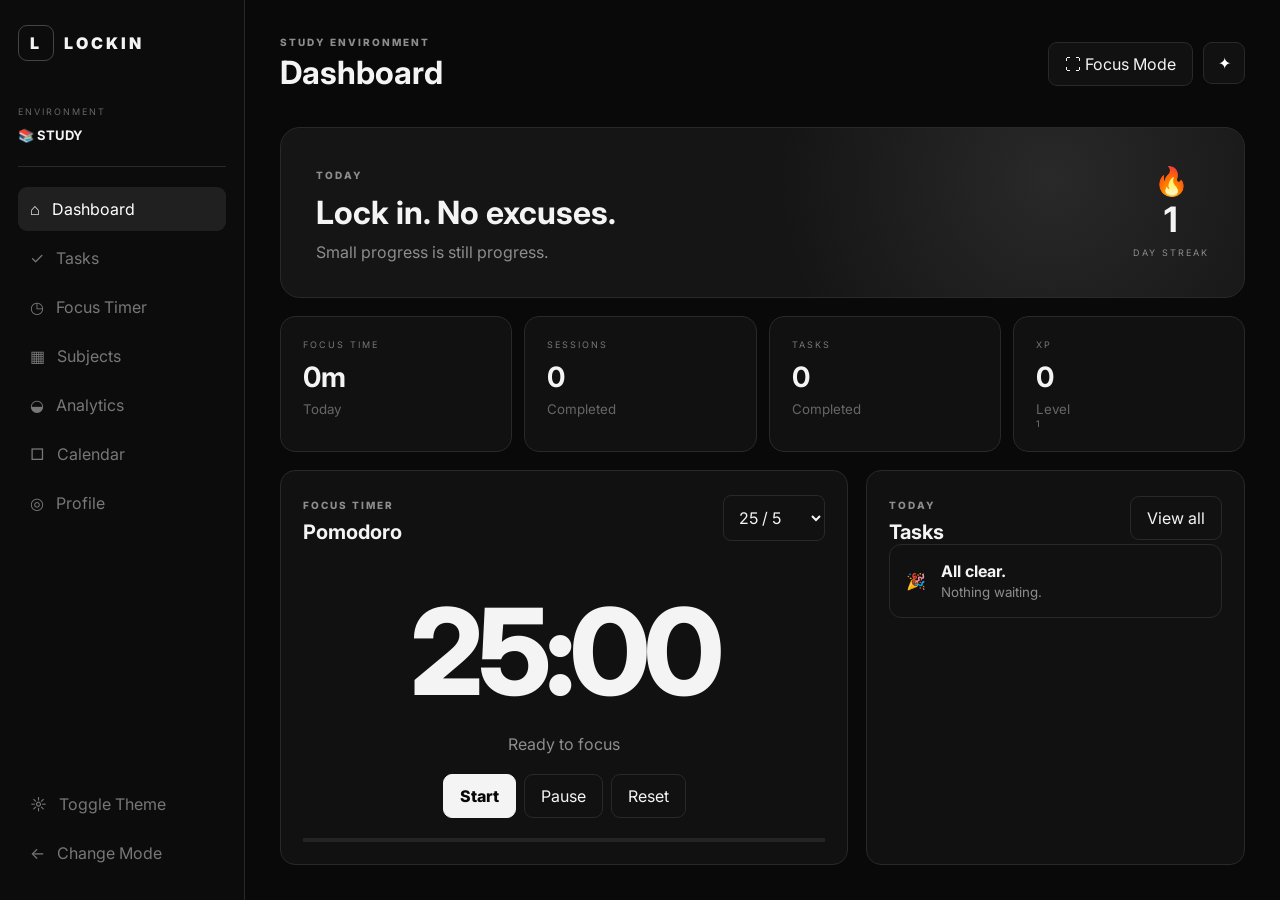
<file: study.html>
<!DOCTYPE html>
<html lang="en">
<head>
    <meta charset="UTF-8">
    <meta name="viewport" content="width=device-width, initial-scale=1.0">

    <title>LOCKIN — Study</title>

    <link rel="stylesheet" href="style.css">
</head>

<body class="study-page">

<div class="app">

    <!-- SIDEBAR -->

    <aside class="sidebar">

        <a href="index.html" class="logo">
            <span class="logo-box">L</span>
            LOCKIN
        </a>

        <div class="environment">
            <span>ENVIRONMENT</span>
            <strong>📚 STUDY</strong>
        </div>

        <nav>

            <button class="nav-item active" data-section="dashboard">
                <span>⌂</span>
                Dashboard
            </button>

            <button class="nav-item" data-section="tasks">
                <span>✓</span>
                Tasks
            </button>

            <button class="nav-item" data-section="timer">
                <span>◷</span>
                Focus Timer
            </button>

            <button class="nav-item" data-section="subjects">
                <span>▦</span>
                Subjects
            </button>

            <button class="nav-item" data-section="analytics">
                <span>◒</span>
                Analytics
            </button>

            <button class="nav-item" data-section="calendar">
                <span>□</span>
                Calendar
            </button>

            <button class="nav-item" data-section="profile">
                <span>◎</span>
                Profile
            </button>

        </nav>

        <div class="sidebar-bottom">

            <button id="studyTheme" class="side-button">
                ☼ <span>Toggle Theme</span>
            </button>

            <a href="index.html" class="side-button back-button">
                ← <span>Change Mode</span>
            </a>

        </div>

    </aside>


    <!-- MAIN -->

    <main class="main-content">

        <header class="topbar">

            <div>
                <p class="page-kicker">STUDY ENVIRONMENT</p>
                <h1 id="pageTitle">Dashboard</h1>
            </div>

            <div class="top-actions">
                <button id="focusMode" class="outline-button">
                    ⛶ Focus Mode
                </button>

                <button id="quoteButton" class="circle-button">
                    ✦
                </button>
            </div>

        </header>


        <!-- DASHBOARD -->

        <section class="page-section active" id="dashboard">

            <div class="welcome-card">

                <div>
                    <span class="eyebrow">TODAY</span>
                    <h2>Lock in. No excuses.</h2>
                    <p id="quote">
                        Small progress is still progress.
                    </p>
                </div>

                <div class="streak">
                    <span>🔥</span>
                    <strong id="streakValue">1</strong>
                    <small>DAY STREAK</small>
                </div>

            </div>


            <div class="stats-grid">

                <div class="stat-card">
                    <span>FOCUS TIME</span>
                    <strong id="focusStat">0m</strong>
                    <small>Today</small>
                </div>

                <div class="stat-card">
                    <span>SESSIONS</span>
                    <strong id="sessionStat">0</strong>
                    <small>Completed</small>
                </div>

                <div class="stat-card">
                    <span>TASKS</span>
                    <strong id="taskStat">0</strong>
                    <small>Completed</small>
                </div>

                <div class="stat-card">
                    <span>XP</span>
                    <strong id="xpStat">0</strong>
                    <small>Level <span id="levelStat">1</span></small>
                </div>

            </div>


            <div class="dashboard-grid">

                <div class="panel timer-panel">

                    <div class="panel-heading">
                        <div>
                            <span class="eyebrow">FOCUS TIMER</span>
                            <h3>Pomodoro</h3>
                        </div>

                        <select id="timerPreset">
                            <option value="25">25 / 5</option>
                            <option value="50">50 / 10</option>
                            <option value="custom">Custom</option>
                        </select>
                    </div>

                    <div class="timer-display" id="timerDisplay">
                        25:00
                    </div>

                    <div class="timer-status" id="timerStatus">
                        Ready to focus
                    </div>

                    <div class="timer-controls">

                        <button id="startTimer" class="primary-button">
                            Start
                        </button>

                        <button id="pauseTimer" class="secondary-button">
                            Pause
                        </button>

                        <button id="resetTimer" class="secondary-button">
                            Reset
                        </button>

                    </div>

                    <div class="timer-progress">
                        <div id="timerProgress"></div>
                    </div>

                </div>


                <div class="panel today-panel">

                    <div class="panel-heading">
                        <div>
                            <span class="eyebrow">TODAY</span>
                            <h3>Tasks</h3>
                        </div>

                        <button class="small-button" data-section-target="tasks">
                            View all
                        </button>
                    </div>

                    <div id="todayTasks" class="mini-task-list"></div>

                </div>

            </div>

        </section>


        <!-- TASKS -->

        <section class="page-section" id="tasks">

            <div class="section-header">

                <div>
                    <span class="eyebrow">PRODUCTIVITY</span>
                    <h2>Your Tasks</h2>
                </div>

                <button id="addTaskButton" class="primary-button">
                    + Add Task
                </button>

            </div>

            <div class="task-toolbar">

                <select id="taskFilter">
                    <option value="all">All Tasks</option>
                    <option value="active">Active</option>
                    <option value="completed">Completed</option>
                </select>

                <select id="priorityFilter">
                    <option value="all">All Priorities</option>
                    <option value="high">High</option>
                    <option value="medium">Medium</option>
                    <option value="low">Low</option>
                </select>

                <select id="sortTasks">
                    <option value="newest">Newest</option>
                    <option value="priority">Priority</option>
                    <option value="due">Due Date</option>
                </select>

            </div>

            <div id="taskList" class="task-list"></div>

        </section>


        <!-- TIMER -->

        <section class="page-section" id="timer">

            <div class="section-header">
                <div>
                    <span class="eyebrow">DEEP WORK</span>
                    <h2>Focus Timer</h2>
                </div>
            </div>

            <div class="big-timer-card">

                <span id="timerModeLabel">FOCUS</span>

                <div id="bigTimerDisplay">
                    25:00
                </div>

                <div class="timer-controls">

                    <button id="bigStart" class="primary-button">
                        Start
                    </button>

                    <button id="bigPause" class="secondary-button">
                        Pause
                    </button>

                    <button id="bigReset" class="secondary-button">
                        Reset
                    </button>

                </div>

                <div class="break-controls">

                    <button id="shortBreak" class="small-button">
                        Short Break
                    </button>

                    <button id="longBreak" class="small-button">
                        Long Break
                    </button>

                </div>

            </div>

        </section>


        <!-- SUBJECTS -->

        <section class="page-section" id="subjects">

            <div class="section-header">

                <div>
                    <span class="eyebrow">ORGANIZE</span>
                    <h2>Subjects</h2>
                </div>

                <button id="addSubject" class="primary-button">
                    + Add Subject
                </button>

            </div>

            <div id="subjectList" class="subject-grid"></div>

        </section>


        <!-- ANALYTICS -->

        <section class="page-section" id="analytics">

            <div class="section-header">
                <div>
                    <span class="eyebrow">YOUR PROGRESS</span>
                    <h2>Analytics</h2>
                </div>
            </div>

            <div class="analytics-grid">

                <div class="panel">
                    <span class="eyebrow">FOCUS TIME</span>
                    <h3 id="analyticsFocus">0 minutes</h3>
                    <div class="fake-chart">
                        <div style="height:25%"></div>
                        <div style="height:45%"></div>
                        <div style="height:35%"></div>
                        <div style="height:70%"></div>
                        <div style="height:55%"></div>
                        <div style="height:90%"></div>
                        <div style="height:65%"></div>
                    </div>
                </div>

                <div class="panel">
                    <span class="eyebrow">COMPLETION</span>
                    <h3 id="completionRate">0%</h3>
                    <p>Tasks completed</p>
                </div>

                <div class="panel">
                    <span class="eyebrow">LEVEL</span>
                    <h3 id="analyticsLevel">Level 1</h3>
                    <p id="analyticsXP">0 XP</p>
                </div>

            </div>

        </section>


        <!-- CALENDAR -->

        <section class="page-section" id="calendar">

            <div class="section-header">
                <div>
                    <span class="eyebrow">PLAN</span>
                    <h2>Calendar</h2>
                </div>
            </div>

            <div class="calendar-card">

                <div class="calendar-header">
                    <button id="prevMonth">←</button>
                    <h3 id="calendarTitle"></h3>
                    <button id="nextMonth">→</button>
                </div>

                <div class="calendar-week">
                    <span>Sun</span>
                    <span>Mon</span>
                    <span>Tue</span>
                    <span>Wed</span>
                    <span>Thu</span>
                    <span>Fri</span>
                    <span>Sat</span>
                </div>

                <div id="calendarGrid" class="calendar-grid"></div>

            </div>

        </section>


        <!-- PROFILE -->

        <section class="page-section" id="profile">

            <div class="profile-card">

                <div class="profile-avatar">L</div>

                <h2>LOCKIN User</h2>

                <p>Building consistency one session at a time.</p>

                <div class="profile-stats">

                    <div>
                        <strong id="profileXP">0</strong>
                        <span>XP</span>
                    </div>

                    <div>
                        <strong id="profileSessions">0</strong>
                        <span>Sessions</span>
                    </div>

                    <div>
                        <strong id="profileTasks">0</strong>
                        <span>Tasks</span>
                    </div>

                </div>

                <button id="resetData" class="danger-button">
                    Reset Study Data
                </button>

            </div>

        </section>

    </main>

</div>


<!-- TASK MODAL -->

<div class="modal" id="taskModal">

    <div class="modal-box">

        <button class="modal-close" data-close="taskModal">×</button>

        <span class="eyebrow">NEW TASK</span>
        <h2>Add a task</h2>

        <form id="taskForm">

            <input id="taskTitle" type="text" placeholder="Task title" required>

            <select id="taskSubject">
                <option value="General">General</option>
                <option value="Mathematics">Mathematics</option>
                <option value="Programming">Programming</option>
                <option value="Electronics">Electronics</option>
                <option value="Physics">Physics</option>
            </select>

            <input id="taskDue" type="date">

            <input id="taskMinutes" type="number" min="5" value="25" placeholder="Estimated minutes">

            <select id="taskPriority">
                <option value="high">High Priority</option>
                <option value="medium" selected>Medium Priority</option>
                <option value="low">Low Priority</option>
            </select>

            <button class="primary-button" type="submit">
                Add Task
            </button>

        </form>

    </div>

</div>


<!-- FOCUS OVERLAY -->

<div id="focusOverlay" class="focus-overlay">

    <button id="exitFocus">×</button>

    <span>FOCUS MODE</span>

    <strong id="focusOverlayTimer">25:00</strong>

    <button id="focusOverlayStart" class="primary-button">
        Start
    </button>

</div>


<script src="script.js"></script>

</body>
</html>
</file>
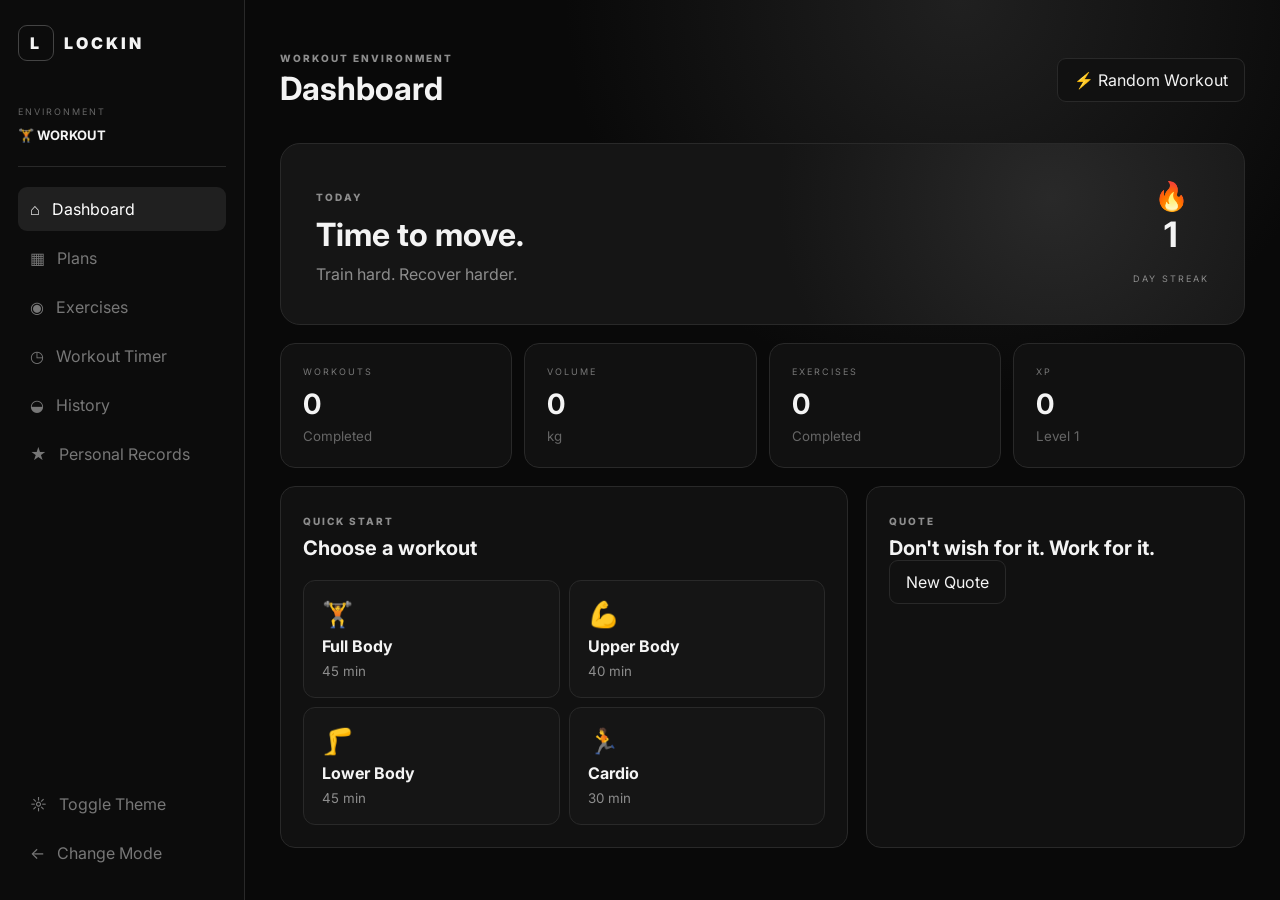
<file: workout.html>
<!DOCTYPE html>
<html lang="en">
<head>

    <meta charset="UTF-8">
    <meta name="viewport" content="width=device-width, initial-scale=1.0">

    <title>LOCKIN — Workout</title>

    <link rel="stylesheet" href="style.css">

</head>

<body class="workout-page">

<div class="app">

    <aside class="sidebar workout-sidebar">

        <a href="index.html" class="logo">
            <span class="logo-box">L</span>
            LOCKIN
        </a>

        <div class="environment">
            <span>ENVIRONMENT</span>
            <strong>🏋️ WORKOUT</strong>
        </div>

        <nav>

            <button class="nav-item active" data-section="workoutDashboard">
                <span>⌂</span>
                Dashboard
            </button>

            <button class="nav-item" data-section="plans">
                <span>▦</span>
                Plans
            </button>

            <button class="nav-item" data-section="exercises">
                <span>◉</span>
                Exercises
            </button>

            <button class="nav-item" data-section="workoutTimer">
                <span>◷</span>
                Workout Timer
            </button>

            <button class="nav-item" data-section="history">
                <span>◒</span>
                History
            </button>

            <button class="nav-item" data-section="prs">
                <span>★</span>
                Personal Records
            </button>

        </nav>

        <div class="sidebar-bottom">

            <button id="workoutTheme" class="side-button">
                ☼ <span>Toggle Theme</span>
            </button>

            <a href="index.html" class="side-button">
                ← <span>Change Mode</span>
            </a>

        </div>

    </aside>


    <main class="main-content">

        <header class="topbar">

            <div>
                <p class="page-kicker">WORKOUT ENVIRONMENT</p>
                <h1 id="workoutPageTitle">Dashboard</h1>
            </div>

            <div class="top-actions">

                <button id="randomWorkout" class="outline-button">
                    ⚡ Random Workout
                </button>

            </div>

        </header>


        <!-- DASHBOARD -->

        <section class="page-section active" id="workoutDashboard">

            <div class="workout-hero">

                <div>

                    <span class="eyebrow">TODAY</span>

                    <h2>Time to move.</h2>

                    <p>
                        Train hard. Recover harder.
                    </p>

                </div>

                <div class="workout-streak">
                    🔥
                    <strong id="workoutStreak">1</strong>
                    <span>DAY STREAK</span>
                </div>

            </div>


            <div class="stats-grid">

                <div class="stat-card">
                    <span>WORKOUTS</span>
                    <strong id="workoutCount">0</strong>
                    <small>Completed</small>
                </div>

                <div class="stat-card">
                    <span>VOLUME</span>
                    <strong id="volumeStat">0</strong>
                    <small>kg</small>
                </div>

                <div class="stat-card">
                    <span>EXERCISES</span>
                    <strong id="exerciseCount">0</strong>
                    <small>Completed</small>
                </div>

                <div class="stat-card">
                    <span>XP</span>
                    <strong id="workoutXP">0</strong>
                    <small>Level 1</small>
                </div>

            </div>


            <div class="dashboard-grid">

                <div class="panel">

                    <div class="panel-heading">

                        <div>
                            <span class="eyebrow">QUICK START</span>
                            <h3>Choose a workout</h3>
                        </div>

                    </div>

                    <div class="quick-workouts">

                        <button class="workout-choice" data-workout="Full Body">
                            <span>🏋️</span>
                            <strong>Full Body</strong>
                            <small>45 min</small>
                        </button>

                        <button class="workout-choice" data-workout="Upper Body">
                            <span>💪</span>
                            <strong>Upper Body</strong>
                            <small>40 min</small>
                        </button>

                        <button class="workout-choice" data-workout="Lower Body">
                            <span>🦵</span>
                            <strong>Lower Body</strong>
                            <small>45 min</small>
                        </button>

                        <button class="workout-choice" data-workout="Cardio">
                            <span>🏃</span>
                            <strong>Cardio</strong>
                            <small>30 min</small>
                        </button>

                    </div>

                </div>


                <div class="panel">

                    <span class="eyebrow">QUOTE</span>

                    <h3 id="workoutQuote">
                        Don't wish for it. Work for it.
                    </h3>

                    <button id="newWorkoutQuote" class="small-button">
                        New Quote
                    </button>

                </div>

            </div>

        </section>


        <!-- PLANS -->

        <section class="page-section" id="plans">

            <div class="section-header">

                <div>
                    <span class="eyebrow">TRAINING</span>
                    <h2>Workout Plans</h2>
                </div>

            </div>

            <div class="plan-grid">

                <button class="plan-card" data-workout="Push Day">
                    <span>🔥</span>
                    <h3>Push</h3>
                    <p>Chest • Shoulders • Triceps</p>
                </button>

                <button class="plan-card" data-workout="Pull Day">
                    <span>🧲</span>
                    <h3>Pull</h3>
                    <p>Back • Biceps • Rear Delts</p>
                </button>

                <button class="plan-card" data-workout="Leg Day">
                    <span>🦵</span>
                    <h3>Legs</h3>
                    <p>Quads • Hamstrings • Calves</p>
                </button>

                <button class="plan-card" data-workout="Full Body">
                    <span>⚡</span>
                    <h3>Full Body</h3>
                    <p>Complete body session</p>
                </button>

                <button class="plan-card" data-workout="Cardio">
                    <span>🏃</span>
                    <h3>Cardio</h3>
                    <p>Conditioning & endurance</p>
                </button>

                <button class="plan-card" data-workout="Recovery">
                    <span>🧘</span>
                    <h3>Recovery</h3>
                    <p>Mobility & recovery</p>
                </button>

            </div>

        </section>


        <!-- EXERCISES -->

        <section class="page-section" id="exercises">

            <div class="section-header">

                <div>
                    <span class="eyebrow">LIBRARY</span>
                    <h2>Exercise Library</h2>
                </div>

                <input id="exerciseSearch" class="search-input"
                       type="search"
                       placeholder="Search exercises...">

            </div>

            <div id="exerciseLibrary" class="exercise-grid"></div>

        </section>


        <!-- TIMER -->

        <section class="page-section" id="workoutTimer">

            <div class="section-header">

                <div>
                    <span class="eyebrow">TRAINING TIMER</span>
                    <h2>Workout Timer</h2>
                </div>

            </div>

            <div class="big-timer-card workout-timer-card">

                <span id="currentWorkout">
                    READY
                </span>

                <div id="workoutTimerDisplay">
                    00:00
                </div>

                <div class="timer-controls">

                    <button id="workoutStart" class="primary-button">
                        Start
                    </button>

                    <button id="workoutPause" class="secondary-button">
                        Pause
                    </button>

                    <button id="workoutReset" class="secondary-button">
                        Reset
                    </button>

                </div>

                <div class="set-controls">

                    <button id="minusSet" class="small-button">
                        − Set
                    </button>

                    <strong id="setCounter">0 / 4 Sets</strong>

                    <button id="plusSet" class="small-button">
                        + Set
                    </button>

                </div>

            </div>

        </section>


        <!-- HISTORY -->

        <section class="page-section" id="history">

            <div class="section-header">

                <div>
                    <span class="eyebrow">PROGRESS</span>
                    <h2>Workout History</h2>
                </div>

            </div>

            <div id="historyList" class="history-list"></div>

        </section>


        <!-- PR -->

        <section class="page-section" id="prs">

            <div class="section-header">

                <div>
                    <span class="eyebrow">PERSONAL RECORDS</span>
                    <h2>Your PRs</h2>
                </div>

                <button id="addPR" class="primary-button">
                    + Add PR
                </button>

            </div>

            <div id="prList" class="pr-grid"></div>

        </section>

    </main>

</div>


<!-- WORKOUT START MODAL -->

<div class="modal" id="workoutModal">

    <div class="modal-box">

        <button class="modal-close" data-close="workoutModal">×</button>

        <span class="eyebrow">WORKOUT SELECTED</span>

        <h2 id="selectedWorkoutName">
            Full Body
        </h2>

        <p>
            Your workout timer is ready.
        </p>

        <button id="beginWorkout" class="primary-button">
            Start Workout
        </button>

    </div>

</div>


<!-- PR MODAL -->

<div class="modal" id="prModal">

    <div class="modal-box">

        <button class="modal-close" data-close="prModal">×</button>

        <span class="eyebrow">NEW RECORD</span>

        <h2>Add Personal Record</h2>

        <form id="prForm">

            <input id="prExercise"
                   type="text"
                   placeholder="Exercise"
                   required>

            <input id="prWeight"
                   type="number"
                   min="0"
                   placeholder="Weight (kg)"
                   required>

            <input id="prReps"
                   type="number"
                   min="1"
                   placeholder="Reps"
                   required>

            <button type="submit" class="primary-button">
                Save PR
            </button>

        </form>

    </div>

</div>


<script src="script.js"></script>

</body>
</html>
</file>
<file: style.css>
@import url('https://fonts.googleapis.com/css2?family=Inter:wght@400;500;600;700;800;900&display=swap');

* {
    box-sizing: border-box;
    margin: 0;
    padding: 0;
}

:root {
    --bg: #090909;
    --surface: #111111;
    --surface2: #171717;
    --border: #292929;
    --text: #f4f4f4;
    --muted: #8d8d8d;
    --accent: #ffffff;
    --danger: #ff5d5d;
    --green: #62d394;
}

body {
    font-family: Inter, Arial, sans-serif;
    background: var(--bg);
    color: var(--text);
    min-height: 100vh;
}

button,
input,
select {
    font: inherit;
}

button,
a {
    -webkit-tap-highlight-color: transparent;
}

button {
    cursor: pointer;
}

a {
    color: inherit;
    text-decoration: none;
}


/* LANDING */

.landing-page {
    background:
        radial-gradient(circle at 50% 20%, #202020 0, transparent 35%),
        #090909;
}

.landing {
    width: min(1100px, 92%);
    margin: auto;
    padding: 35px 0;
    min-height: 100vh;
    display: flex;
    flex-direction: column;
}

.brand {
    display: flex;
    align-items: center;
    gap: 12px;
    font-size: 15px;
    font-weight: 900;
    letter-spacing: 4px;
}

.brand-mark,
.logo-box {
    width: 36px;
    height: 36px;
    border: 1px solid #444;
    display: grid;
    place-items: center;
    border-radius: 9px;
    font-weight: 900;
}

.hero {
    text-align: center;
    margin: auto 0 70px;
}

.eyebrow,
.page-kicker {
    color: var(--muted);
    font-size: 10px;
    letter-spacing: 2px;
    font-weight: 800;
}

.hero h1 {
    font-size: clamp(45px, 8vw, 88px);
    line-height: .95;
    margin: 18px 0;
    letter-spacing: -5px;
}

.hero h1 span {
    color: #777;
}

.hero-text {
    color: var(--muted);
}

.mode-grid {
    display: grid;
    grid-template-columns: repeat(2, 1fr);
    gap: 18px;
}

.mode-card {
    min-height: 310px;
    border: 1px solid #303030;
    background: linear-gradient(145deg, #151515, #0d0d0d);
    padding: 35px;
    border-radius: 25px;
    position: relative;
    overflow: hidden;
    transition: .3s ease;
}

.mode-card:hover {
    transform: translateY(-10px) scale(1.015);
    border-color: #777;
    background: #191919;
}

.mode-card:active {
    transform: scale(.98);
}

.mode-icon {
    font-size: 48px;
    margin-bottom: 60px;
}

.mode-number {
    color: #666;
    font-size: 11px;
}

.mode-card h2 {
    font-size: 42px;
    margin: 7px 0;
}

.mode-card p {
    color: var(--muted);
    max-width: 360px;
    line-height: 1.6;
}

.mode-arrow {
    position: absolute;
    right: 30px;
    bottom: 25px;
    font-size: 30px;
}

.landing-footer {
    margin-top: 30px;
    display: flex;
    justify-content: space-between;
    color: #555;
    font-size: 9px;
    letter-spacing: 2px;
}


/* APP */

.app {
    display: flex;
    min-height: 100vh;
}

.sidebar {
    width: 245px;
    border-right: 1px solid var(--border);
    padding: 25px 18px;
    display: flex;
    flex-direction: column;
    flex-shrink: 0;
    background: #0c0c0c;
}

.logo {
    display: flex;
    align-items: center;
    gap: 10px;
    font-weight: 900;
    letter-spacing: 3px;
    margin-bottom: 45px;
}

.environment {
    border-bottom: 1px solid var(--border);
    padding-bottom: 22px;
    margin-bottom: 20px;
}

.environment span {
    display: block;
    color: #666;
    font-size: 9px;
    letter-spacing: 2px;
    margin-bottom: 7px;
}

.environment strong {
    font-size: 13px;
}

nav {
    display: grid;
    gap: 5px;
}

.nav-item,
.side-button {
    width: 100%;
    border: 0;
    background: transparent;
    color: #777;
    padding: 12px;
    border-radius: 9px;
    display: flex;
    gap: 12px;
    align-items: center;
    text-align: left;
    transition: .2s;
}

.nav-item:hover,
.side-button:hover {
    color: white;
    background: #181818;
}

.nav-item.active {
    color: white;
    background: #202020;
}

.sidebar-bottom {
    margin-top: auto;
    display: grid;
    gap: 5px;
}

.main-content {
    flex: 1;
    min-width: 0;
    padding: 35px;
    max-width: 1500px;
    margin: auto;
    width: 100%;
}

.topbar {
    display: flex;
    justify-content: space-between;
    align-items: center;
    margin-bottom: 35px;
}

.topbar h1 {
    font-size: 32px;
    margin-top: 5px;
}

.top-actions {
    display: flex;
    gap: 10px;
}

.outline-button,
.circle-button,
.secondary-button,
.small-button,
.primary-button,
.danger-button {
    border-radius: 9px;
    border: 1px solid var(--border);
    padding: 11px 16px;
    transition: .2s;
}

.outline-button,
.secondary-button,
.small-button {
    background: var(--surface);
    color: var(--text);
}

.outline-button:hover,
.secondary-button:hover,
.small-button:hover {
    border-color: #777;
}

.primary-button {
    background: var(--text);
    color: #080808;
    border-color: var(--text);
    font-weight: 800;
}

.primary-button:hover {
    transform: translateY(-2px);
}

.circle-button {
    width: 42px;
    height: 42px;
    padding: 0;
    background: var(--surface);
    color: white;
}


/* SECTIONS */

.page-section {
    display: none;
}

.page-section.active {
    display: block;
    animation: fadeIn .25s ease;
}

@keyframes fadeIn {
    from {
        opacity: 0;
        transform: translateY(5px);
    }
    to {
        opacity: 1;
        transform: none;
    }
}

.welcome-card,
.workout-hero {
    background:
        radial-gradient(circle at 80% 30%, #292929, transparent 35%),
        #151515;
    border: 1px solid var(--border);
    padding: 35px;
    border-radius: 20px;
    display: flex;
    justify-content: space-between;
    align-items: center;
    margin-bottom: 18px;
}

.welcome-card h2,
.workout-hero h2 {
    font-size: 32px;
    margin: 10px 0;
}

.welcome-card p,
.workout-hero p {
    color: var(--muted);
}

.streak,
.workout-streak {
    text-align: center;
}

.streak span,
.workout-streak {
    font-size: 28px;
}

.streak strong,
.workout-streak strong {
    display: block;
    font-size: 35px;
}

.streak small,
.workout-streak span {
    color: var(--muted);
    font-size: 9px;
    letter-spacing: 2px;
}

.stats-grid {
    display: grid;
    grid-template-columns: repeat(4, 1fr);
    gap: 12px;
    margin-bottom: 18px;
}

.stat-card,
.panel {
    background: var(--surface);
    border: 1px solid var(--border);
    border-radius: 15px;
    padding: 22px;
}

.stat-card span {
    display: block;
    color: #777;
    font-size: 9px;
    letter-spacing: 2px;
}

.stat-card strong {
    display: block;
    font-size: 28px;
    margin: 10px 0 4px;
}

.stat-card small {
    color: #666;
}

.dashboard-grid {
    display: grid;
    grid-template-columns: 1.5fr 1fr;
    gap: 18px;
}

.panel-heading,
.section-header,
.calendar-header {
    display: flex;
    justify-content: space-between;
    align-items: center;
    gap: 15px;
}

.panel h3 {
    margin-top: 7px;
    font-size: 20px;
}


/* TIMER */

.timer-display,
#bigTimerDisplay,
#workoutTimerDisplay {
    font-size: clamp(65px, 10vw, 120px);
    font-weight: 800;
    letter-spacing: -6px;
    text-align: center;
    margin: 35px 0 10px;
}

.timer-status {
    color: var(--muted);
    text-align: center;
}

.timer-controls {
    display: flex;
    justify-content: center;
    gap: 8px;
    margin: 20px 0;
    flex-wrap: wrap;
}

.timer-progress {
    height: 4px;
    background: #242424;
    overflow: hidden;
}

.timer-progress div {
    height: 100%;
    width: 0%;
    background: white;
    transition: width .5s linear;
}

.big-timer-card {
    border: 1px solid var(--border);
    background: var(--surface);
    border-radius: 20px;
    padding: 45px;
    text-align: center;
}

.big-timer-card > span {
    color: var(--muted);
    font-size: 10px;
    letter-spacing: 3px;
}

.break-controls,
.set-controls {
    display: flex;
    justify-content: center;
    gap: 8px;
    align-items: center;
    margin-top: 20px;
}


/* TASKS */

.task-toolbar {
    display: flex;
    gap: 8px;
    margin: 20px 0;
    flex-wrap: wrap;
}

select,
input {
    background: var(--surface);
    border: 1px solid var(--border);
    color: var(--text);
    padding: 11px;
    border-radius: 8px;
    outline: none;
}

select:focus,
input:focus {
    border-color: #777;
}

.task-list,
.mini-task-list,
.history-list {
    display: grid;
    gap: 9px;
}

.task-item,
.mini-task,
.history-item,
.pr-card {
    background: var(--surface);
    border: 1px solid var(--border);
    border-radius: 12px;
    padding: 16px;
    display: flex;
    align-items: center;
    gap: 15px;
}

.task-item.done {
    opacity: .5;
}

.task-check {
    width: 23px;
    height: 23px;
}

.task-info {
    flex: 1;
}

.task-info strong {
    display: block;
}

.task-info small {
    color: var(--muted);
}

.priority {
    font-size: 9px;
    letter-spacing: 1px;
    padding: 5px 8px;
    border-radius: 20px;
    border: 1px solid var(--border);
}

.priority.high {
    color: #ff7777;
}

.priority.medium {
    color: #ffc46b;
}

.priority.low {
    color: #76d69a;
}

.delete-task {
    border: 0;
    background: transparent;
    color: #666;
    font-size: 18px;
}

.delete-task:hover {
    color: var(--danger);
}


/* SUBJECTS */

.subject-grid,
.plan-grid,
.exercise-grid,
.pr-grid,
.analytics-grid {
    display: grid;
    grid-template-columns: repeat(3, 1fr);
    gap: 14px;
    margin-top: 20px;
}

.subject-card,
.plan-card,
.exercise-card {
    border: 1px solid var(--border);
    background: var(--surface);
    border-radius: 15px;
    padding: 22px;
    text-align: left;
    transition: .2s;
}

.plan-card,
.workout-choice {
    color: var(--text);
}

.subject-card:hover,
.plan-card:hover,
.exercise-card:hover,
.workout-choice:hover {
    transform: translateY(-4px);
    border-color: #666;
}

.subject-card h3,
.plan-card h3,
.exercise-card h3 {
    margin: 10px 0 5px;
}

.subject-card p,
.plan-card p,
.exercise-card p {
    color: var(--muted);
    font-size: 13px;
}


/* WORKOUT */

.workout-page {
    background:
        radial-gradient(circle at 75% 0%, #202020, transparent 30%),
        #090909;
}

.quick-workouts {
    display: grid;
    grid-template-columns: repeat(2, 1fr);
    gap: 9px;
    margin-top: 20px;
}

.workout-choice {
    background: #151515;
    border: 1px solid var(--border);
    padding: 18px;
    border-radius: 12px;
    text-align: left;
}

.workout-choice span {
    font-size: 25px;
}

.workout-choice strong,
.workout-choice small {
    display: block;
    margin-top: 7px;
}

.workout-choice small {
    color: var(--muted);
}

.plan-card {
    cursor: pointer;
}

.plan-card span {
    font-size: 32px;
}

.search-input {
    width: 230px;
}

.exercise-card .exercise-icon {
    font-size: 30px;
}

.exercise-meta {
    display: flex;
    gap: 6px;
    flex-wrap: wrap;
    margin-top: 15px;
}

.exercise-meta span {
    border: 1px solid var(--border);
    border-radius: 20px;
    padding: 5px 8px;
    color: var(--muted);
    font-size: 9px;
}

.workout-timer-card {
    max-width: 850px;
    margin: auto;
}

.history-item {
    justify-content: space-between;
}

.pr-card {
    display: block;
}

.pr-card strong {
    display: block;
    font-size: 25px;
    margin: 8px 0;
}


/* CALENDAR */

.calendar-card {
    background: var(--surface);
    border: 1px solid var(--border);
    padding: 25px;
    border-radius: 15px;
    margin-top: 20px;
}

.calendar-header {
    margin-bottom: 20px;
}

.calendar-header button {
    border: 1px solid var(--border);
    background: var(--surface2);
    color: white;
    border-radius: 8px;
    padding: 8px 13px;
}

.calendar-week,
.calendar-grid {
    display: grid;
    grid-template-columns: repeat(7, 1fr);
}

.calendar-week span {
    text-align: center;
    color: #666;
    font-size: 10px;
    padding: 10px 0;
}

.calendar-day {
    min-height: 70px;
    border: 1px solid #1e1e1e;
    padding: 8px;
    color: #888;
}

.calendar-day.today {
    background: #222;
    color: white;
}


/* PROFILE */

.profile-card {
    max-width: 600px;
    background: var(--surface);
    border: 1px solid var(--border);
    padding: 45px;
    border-radius: 20px;
    text-align: center;
    margin: auto;
}

.profile-avatar {
    width: 80px;
    height: 80px;
    border-radius: 50%;
    border: 1px solid #555;
    display: grid;
    place-items: center;
    margin: auto auto 20px;
    font-size: 30px;
    font-weight: 900;
}

.profile-card p {
    color: var(--muted);
    margin: 10px 0 30px;
}

.profile-stats {
    display: grid;
    grid-template-columns: repeat(3, 1fr);
    gap: 10px;
    margin-bottom: 30px;
}

.profile-stats strong,
.profile-stats span {
    display: block;
}

.profile-stats span {
    color: var(--muted);
    font-size: 10px;
    margin-top: 5px;
}

.danger-button {
    color: var(--danger);
    background: transparent;
}


/* MODALS */

.modal {
    position: fixed;
    inset: 0;
    background: rgba(0,0,0,.75);
    display: none;
    place-items: center;
    padding: 20px;
    z-index: 100;
}

.modal.open {
    display: grid;
}

.modal-box {
    width: min(450px, 100%);
    background: #151515;
    border: 1px solid #333;
    border-radius: 18px;
    padding: 30px;
    position: relative;
}

.modal-box h2 {
    margin: 10px 0 20px;
}

.modal-box form {
    display: grid;
    gap: 10px;
}

.modal-close {
    position: absolute;
    right: 15px;
    top: 15px;
    background: transparent;
    color: #888;
    border: 0;
    font-size: 25px;
}


/* FOCUS */

.focus-overlay {
    position: fixed;
    inset: 0;
    background: #050505;
    z-index: 200;
    display: none;
    flex-direction: column;
    align-items: center;
    justify-content: center;
}

.focus-overlay.open {
    display: flex;
}

.focus-overlay > span {
    color: #666;
    letter-spacing: 4px;
    font-size: 10px;
}

.focus-overlay strong {
    font-size: clamp(80px, 15vw, 180px);
    letter-spacing: -8px;
}

#exitFocus {
    position: absolute;
    right: 30px;
    top: 20px;
    border: 0;
    background: transparent;
    color: #777;
    font-size: 35px;
}


/* LIGHT MODE */

.light-mode {
    --bg: #f4f4f2;
    --surface: #ffffff;
    --surface2: #eeeeeb;
    --border: #d9d9d5;
    --text: #171717;
    --muted: #737373;
}

.light-mode .sidebar {
    background: #fafafa;
}

.light-mode .primary-button {
    background: #151515;
    color: white;
}

.light-mode .welcome-card,
.light-mode .workout-hero {
    background: #fff;
}

.light-mode .focus-overlay {
    background: #f4f4f2;
}


/* MOBILE */

@media (max-width: 900px) {

    .sidebar {
        width: 200px;
    }

    .stats-grid {
        grid-template-columns: repeat(2, 1fr);
    }

    .dashboard-grid {
        grid-template-columns: 1fr;
    }

    .subject-grid,
    .plan-grid,
    .exercise-grid,
    .analytics-grid {
        grid-template-columns: repeat(2, 1fr);
    }

}

@media (max-width: 650px) {

    .app {
        display: block;
    }

    .sidebar {
        width: 100%;
        border-right: 0;
        border-bottom: 1px solid var(--border);
        padding: 15px;
    }

    .logo {
        margin-bottom: 15px;
    }

    .environment,
    .sidebar-bottom {
        display: none;
    }

    nav {
        display: flex;
        overflow-x: auto;
    }

    .nav-item {
        white-space: nowrap;
        width: auto;
    }

    .main-content {
        padding: 20px;
    }

    .topbar {
        align-items: flex-start;
    }

    .top-actions {
        display: none;
    }

    .mode-grid {
        grid-template-columns: 1fr;
    }

    .hero {
        margin: 70px 0 40px;
    }

    .hero h1 {
        letter-spacing: -3px;
    }

    .mode-card {
        min-height: 250px;
    }

    .stats-grid {
        grid-template-columns: repeat(2, 1fr);
    }

    .subject-grid,
    .plan-grid,
    .exercise-grid,
    .analytics-grid {
        grid-template-columns: 1fr;
    }

    .welcome-card,
    .workout-hero {
        align-items: flex-start;
        gap: 25px;
    }

    .search-input {
        width: 100%;
    }

    .section-header {
        align-items: flex-start;
        flex-direction: column;
    }

    .landing-footer {
        flex-direction: column;
        gap: 10px;
    }
}
</file>
